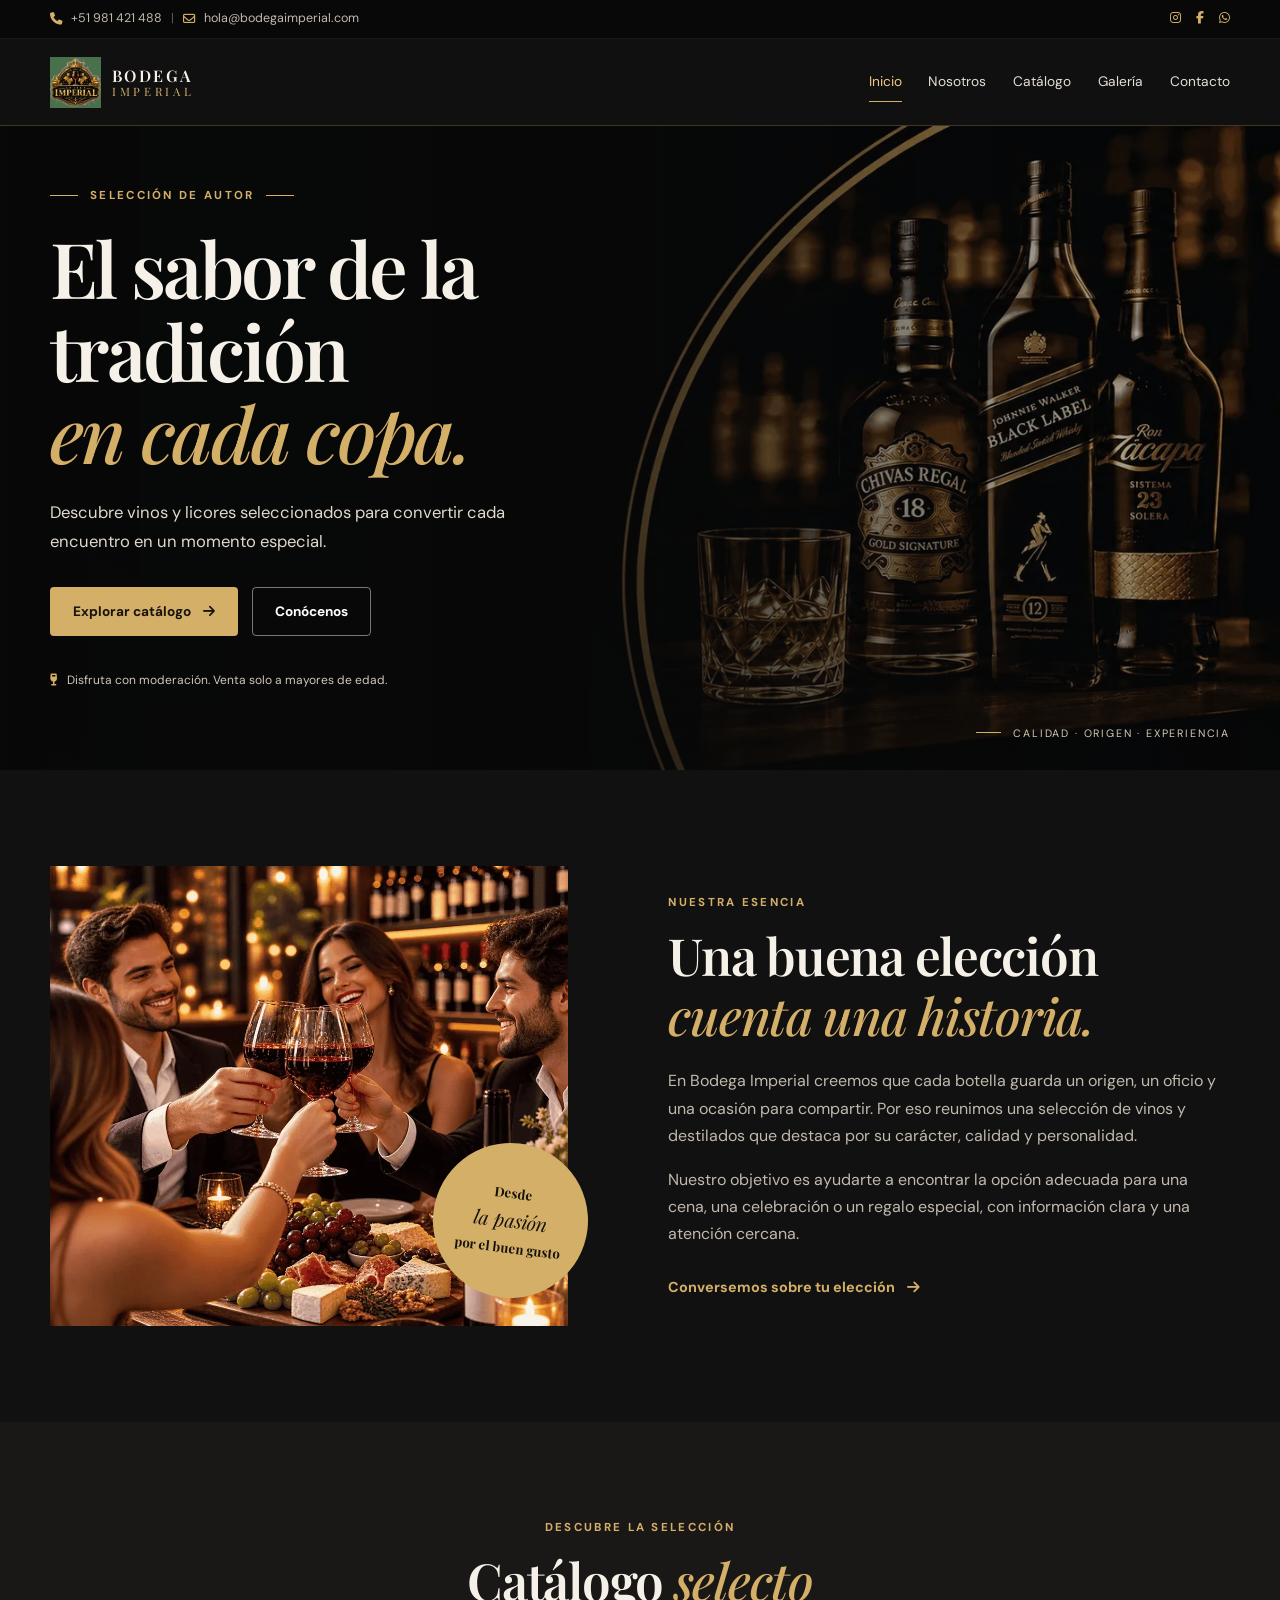
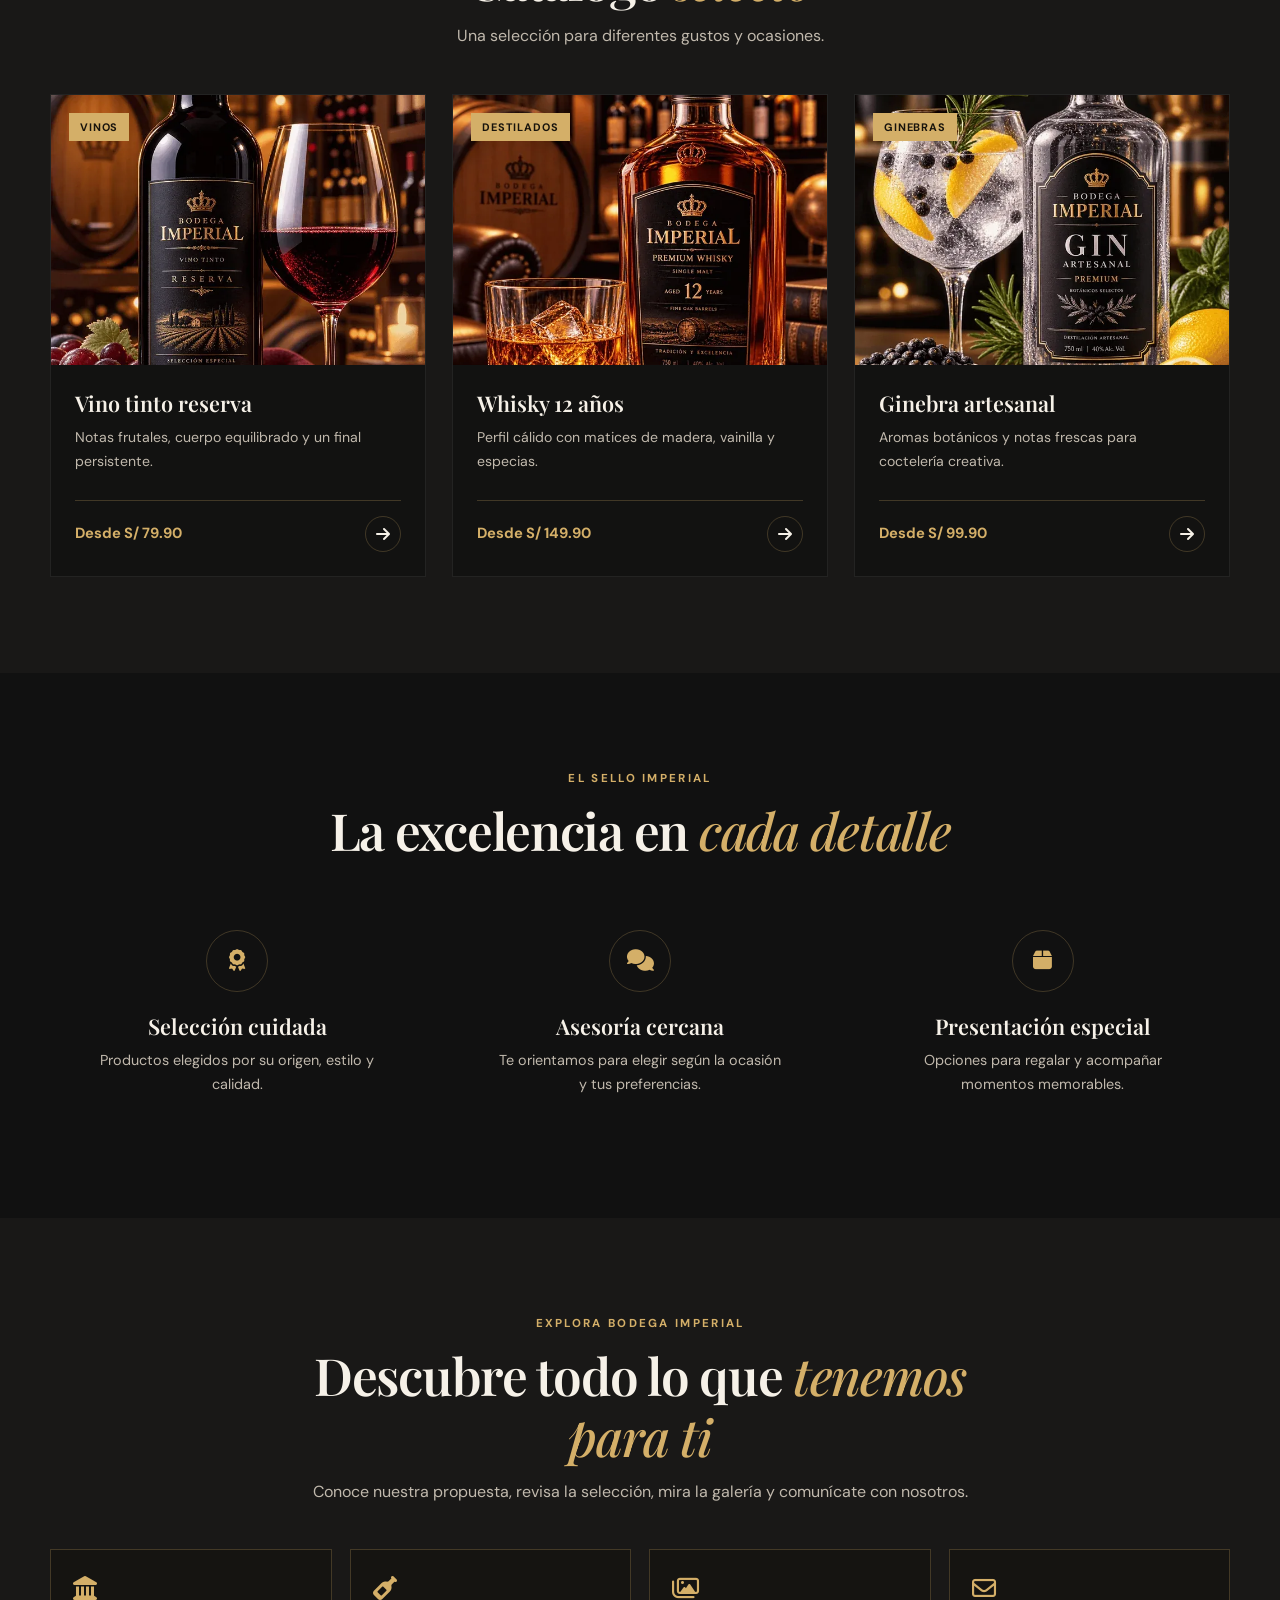
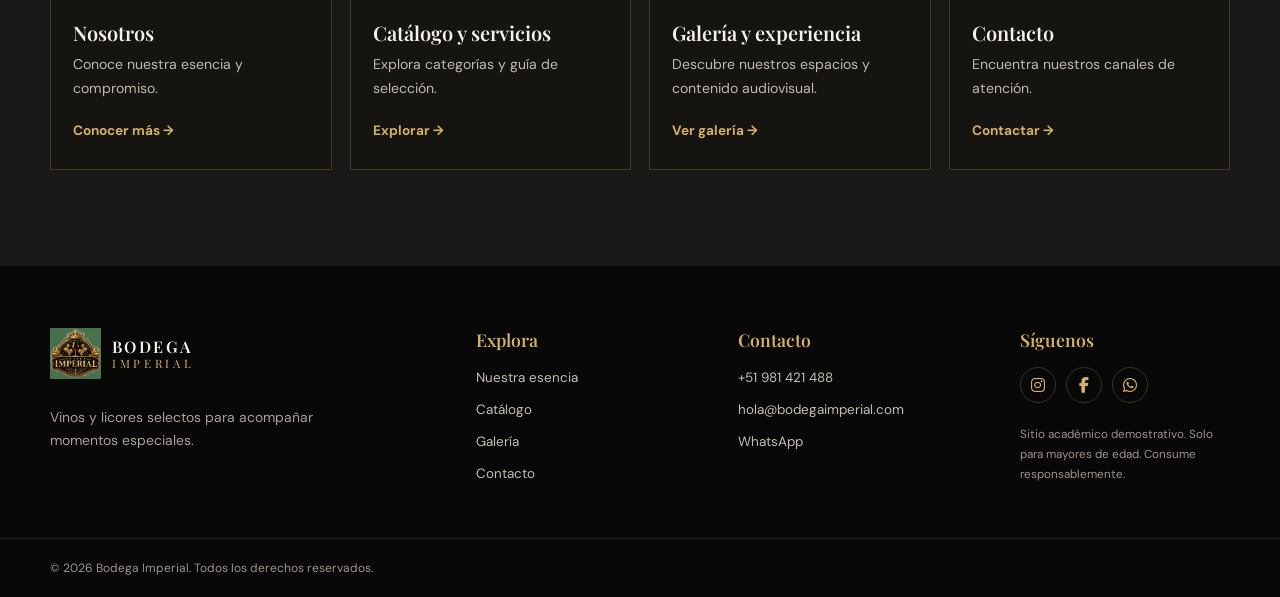
<file: index.html>
<!DOCTYPE html>
<html lang="es">

<head>
    <meta charset="UTF-8">
    <meta name="viewport" content="width=device-width, initial-scale=1.0">
    <meta name="description"
        content="Bodega Imperial: vinos y licores selectos, asesoría y experiencias para disfrutar con responsabilidad.">
    <meta name="theme-color" content="#111111">
    <link rel="icon" href="favicon.ico" type="image/x-icon">
    <link rel="preconnect" href="https://fonts.googleapis.com">
    <link rel="preconnect" href="https://fonts.gstatic.com" crossorigin>
    <link
        href="https://fonts.googleapis.com/css2?family=DM+Sans:wght@400;500;600;700&family=Playfair+Display:wght@500;600;700&display=swap"
        rel="stylesheet">
    <link rel="stylesheet" href="assets/css/styles.css">
    <link rel="stylesheet" href="https://cdnjs.cloudflare.com/ajax/libs/font-awesome/6.5.2/css/all.min.css">
    <title>Inicio | Bodega Imperial</title>
</head>

<body id="inicio">
    <div class="barra-superior">
        <div class="contenedor barra-superior-interior">
            <p><i class="fa-solid fa-phone"></i> <a href="tel:+51981421488">+51 981 421 488</a><span
                    class="separador">|</span><i class="fa-regular fa-envelope"></i> <a
                    href="mailto:hola@bodegaimperial.com">hola@bodegaimperial.com</a></p>
            <div class="redes-superiores"><a href="https://www.instagram.com/licoreriasunidas/" target="_blank" rel="noopener"
                    aria-label="Instagram"><i class="fa-brands fa-instagram"></i></a><a href="https://www.facebook.com/licoreriasunidas.peru"
                    target="_blank" rel="noopener" aria-label="Facebook"><i class="fa-brands fa-facebook-f"></i></a><a
                    href="https://api.whatsapp.com/send?phone=51939326739&text=%C2%A1Hola!%20Quiero%20hacer%20un%20pedido%20y%20necesito%20asesor%C3%ADa%20con%20el%20cat%C3%A1logo." target="_blank" rel="noopener" aria-label="WhatsApp"><i
                        class="fa-brands fa-whatsapp"></i></a></div>
        </div>
    </div>
    <header class="cabecera">
        <div class="contenedor cabecera-interior"><a href="index.html" class="marca"
                aria-label="Bodega Imperial, ir al inicio"><img src="assets/img/logo1.webp"
                    alt="Logotipo de Bodega Imperial"><span><strong>BODEGA</strong><small>IMPERIAL</small></span></a><button
                class="menu-toggle" type="button" aria-label="Abrir menú" aria-expanded="false"
                aria-controls="menu-principal"><span></span><span></span><span></span></button>
            <nav class="navegacion" id="menu-principal" aria-label="Navegación principal">
                <ul>
                    <li><a href="index.html" aria-current="page" class="activo">Inicio</a></li>
                    <li><a href="nosotros.html">Nosotros</a></li>
                    <li><a href="servicios.html">Catálogo</a></li>
                    <li><a href="galeria.html">Galería</a></li>
                    <li><a href="contacto.html">Contacto</a></li>
                </ul>
            </nav>
        </div>
    </header>
    <main>
        <section class="hero" id="inicio">
            <img alt="Selección de botellas de vino y licores en un ambiente elegante" class="hero-fondo"
                src="assets/img/banner.webp" />
            <div class="hero-capa"></div>
            <div class="contenedor hero-contenido">
                <p class="sobrelinea"><span></span> SELECCIÓN DE AUTOR <span></span></p>
                <h1>El sabor de la tradición<br /><em>en cada copa.</em></h1>
                <p class="hero-descripcion">Descubre vinos y licores seleccionados para convertir cada encuentro en un
                    momento especial.</p>
                <div class="hero-acciones">
                    <a class="boton boton-dorado" href="#catalogo">Explorar catálogo <i aria-hidden="true"
                            class="fa-solid fa-arrow-right"></i></a>
                    <a class="boton boton-transparente" href="#historia">Conócenos</a>
                </div>
                <p class="nota-responsable"><i aria-hidden="true" class="fa-solid fa-wine-glass"></i> Disfruta con
                    moderación. Venta solo a mayores de edad.</p>
            </div>
            <div class="hero-indicador"><span></span> CALIDAD · ORIGEN · EXPERIENCIA</div>
        </section>
        <section class="seccion historia" id="historia">
            <div class="contenedor historia-layout">
                <div class="historia-imagen">
                    <img alt="Ambiente cálido para compartir una degustación" src="assets/img/galeria1.webp" />
                    <div class="sello"><strong>Desde</strong><span>la pasión</span><strong>por el buen gusto</strong>
                    </div>
                </div>
                <div class="historia-texto">
                    <p class="etiqueta-seccion">NUESTRA ESENCIA</p>
                    <h2>Una buena elección<br /><em>cuenta una historia.</em></h2>
                    <p>En Bodega Imperial creemos que cada botella guarda un origen, un oficio y una ocasión para
                        compartir. Por eso reunimos una selección de vinos y destilados que destaca por su carácter,
                        calidad y personalidad.</p>
                    <p>Nuestro objetivo es ayudarte a encontrar la opción adecuada para una cena, una celebración o un
                        regalo especial, con información clara y una atención cercana.</p>
                    <a class="enlace-flecha" href="#contacto">Conversemos sobre tu elección <i aria-hidden="true"
                            class="fa-solid fa-arrow-right"></i></a>
                </div>
            </div>
        </section>
        <section class="seccion catalogo fondo-alterno" id="catalogo">
            <div class="contenedor">
                <div class="encabezado-seccion">
                    <p class="etiqueta-seccion">DESCUBRE LA SELECCIÓN</p>
                    <h2>Catálogo <em>selecto</em></h2>
                    <p>Una selección para diferentes gustos y ocasiones.</p>
                </div>
                <div class="productos">
                    <article class="tarjeta-producto">
                        <a class="producto-imagen" href="#tabla-productos"><img alt="Botella de vino tinto reserva"
                                src="assets/img/vino1.webp" /><span class="producto-categoria">Vinos</span></a>
                        <div class="producto-info">
                            <h3>Vino tinto reserva</h3>
                            <p>Notas frutales, cuerpo equilibrado y un final persistente.</p>
                            <div class="producto-pie"><span>Desde S/ 79.90</span><a
                                    aria-label="Consultar por vino tinto reserva" href="#contacto"><i aria-hidden="true"
                                        class="fa-solid fa-arrow-right"></i></a></div>
                        </div>
                    </article>
                    <article class="tarjeta-producto">
                        <a class="producto-imagen" href="#tabla-productos"><img alt="Botella de whisky añejado"
                                src="assets/img/whisky1.webp" /><span class="producto-categoria">Destilados</span></a>
                        <div class="producto-info">
                            <h3>Whisky 12 años</h3>
                            <p>Perfil cálido con matices de madera, vainilla y especias.</p>
                            <div class="producto-pie"><span>Desde S/ 149.90</span><a
                                    aria-label="Consultar por whisky de 12 años" href="#contacto"><i aria-hidden="true"
                                        class="fa-solid fa-arrow-right"></i></a></div>
                        </div>
                    </article>
                    <article class="tarjeta-producto">
                        <a class="producto-imagen" href="#tabla-productos"><img alt="Botella de ginebra artesanal"
                                src="assets/img/ginebra1.webp" /><span class="producto-categoria">Ginebras</span></a>
                        <div class="producto-info">
                            <h3>Ginebra artesanal</h3>
                            <p>Aromas botánicos y notas frescas para coctelería creativa.</p>
                            <div class="producto-pie"><span>Desde S/ 99.90</span><a
                                    aria-label="Consultar por ginebra artesanal" href="#contacto"><i aria-hidden="true"
                                        class="fa-solid fa-arrow-right"></i></a></div>
                        </div>
                    </article>
                </div>
            </div>
        </section>
        <section class="seccion beneficios">
            <div class="contenedor">
                <div class="encabezado-seccion">
                    <p class="etiqueta-seccion">EL SELLO IMPERIAL</p>
                    <h2>La excelencia en <em>cada detalle</em></h2>
                </div>
                <div class="beneficios-lista">
                    <article class="beneficio"><span class="icono-beneficio"><i aria-hidden="true"
                                class="fa-solid fa-award"></i></span>
                        <h3>Selección cuidada</h3>
                        <p>Productos elegidos por su origen, estilo y calidad.</p>
                    </article>
                    <article class="beneficio"><span class="icono-beneficio"><i aria-hidden="true"
                                class="fa-solid fa-comments"></i></span>
                        <h3>Asesoría cercana</h3>
                        <p>Te orientamos para elegir según la ocasión y tus preferencias.</p>
                    </article>
                    <article class="beneficio"><span class="icono-beneficio"><i aria-hidden="true"
                                class="fa-solid fa-box"></i></span>
                        <h3>Presentación especial</h3>
                        <p>Opciones para regalar y acompañar momentos memorables.</p>
                    </article>
                </div>
            </div>
        </section>
        <section class="seccion acceso-paginas fondo-alterno">
            <div class="contenedor">
                <div class="encabezado-seccion">
                    <p class="etiqueta-seccion">EXPLORA BODEGA IMPERIAL</p>
                    <h2>Descubre todo lo que <em>tenemos para ti</em></h2>
                    <p>Conoce nuestra propuesta, revisa la selección, mira la galería y comunícate con nosotros.</p>
                </div>
                <div class="accesos-grid"><a class="acceso-card" href="nosotros.html"><i
                            class="fa-solid fa-landmark"></i>
                        <h3>Nosotros</h3>
                        <p>Conoce nuestra esencia y compromiso.</p><span>Conocer más →</span>
                    </a><a class="acceso-card" href="servicios.html"><i class="fa-solid fa-wine-bottle"></i>
                        <h3>Catálogo y servicios</h3>
                        <p>Explora categorías y guía de selección.</p><span>Explorar →</span>
                    </a><a class="acceso-card" href="galeria.html"><i class="fa-regular fa-images"></i>
                        <h3>Galería y experiencia</h3>
                        <p>Descubre nuestros espacios y contenido audiovisual.</p><span>Ver galería →</span>
                    </a><a class="acceso-card" href="contacto.html"><i class="fa-regular fa-envelope"></i>
                        <h3>Contacto</h3>
                        <p>Encuentra nuestros canales de atención.</p><span>Contactar →</span>
                    </a></div>
            </div>
        </section>
    </main>
    <footer class="pie-pagina">
        <div class="contenedor footer-principal">
            <div class="footer-marca"><a href="index.html" class="marca"><img src="assets/img/logo1.webp"
                        alt=""><span><strong>BODEGA</strong><small>IMPERIAL</small></span></a>
                <p>Vinos y licores selectos para acompañar momentos especiales.</p>
            </div>
            <div class="footer-columna">
                <h3>Explora</h3><a href="nosotros.html">Nuestra esencia</a><a href="servicios.html">Catálogo</a><a
                    href="galeria.html">Galería</a><a href="contacto.html">Contacto</a>
            </div>
            <div class="footer-columna">
                <h3>Contacto</h3><a href="tel:+51981421488">+51 981 421 488</a><a
                    href="mailto:hola@bodegaimperial.com">hola@bodegaimperial.com</a><a href="https://api.whatsapp.com/send?phone=51939326739&text=%C2%A1Hola!%20Quiero%20hacer%20un%20pedido%20y%20necesito%20asesor%C3%ADa%20con%20el%20cat%C3%A1logo."
                    target="_blank" rel="noopener">WhatsApp</a>
            </div>
            <div class="footer-columna">
                <h3>Síguenos</h3>
                <div class="redes-footer"><a href="https://www.instagram.com/licoreriasunidas/" target="_blank" rel="noopener noreferrer" aria-label="Instagram"><i
                            class="fa-brands fa-instagram"></i></a><a href="https://www.facebook.com/licoreriasunidas.peru" target="_blank" rel="noopener noreferrer"
                        aria-label="Facebook"><i class="fa-brands fa-facebook-f"></i></a><a
                        href="https://api.whatsapp.com/send?phone=51939326739&text=%C2%A1Hola!%20Quiero%20hacer%20un%20pedido%20y%20necesito%20asesor%C3%ADa%20con%20el%20cat%C3%A1logo." target="_blank"
                        rel="noopener noreferrer" aria-label="WhatsApp">
                        <i class="fab fa-whatsapp"></i>
                    </a></div>
                <p class="edad">Sitio académico demostrativo. Solo para mayores de edad. Consume responsablemente.</p>
            </div>
        </div>
        <div class="derechos">
            <div class="contenedor">
                <p>&copy; 2026 Bodega Imperial. Todos los derechos reservados.</p>
            </div>
        </div>
    </footer>
    <button class="boton-ir-arriba" type="button" aria-label="Ir al inicio" title="Ir al inicio"><i
            class="fa-solid fa-chevron-up" aria-hidden="true"></i></button>
    <script src="assets/js/main.js" defer></script>
</body>

</html>
</file>
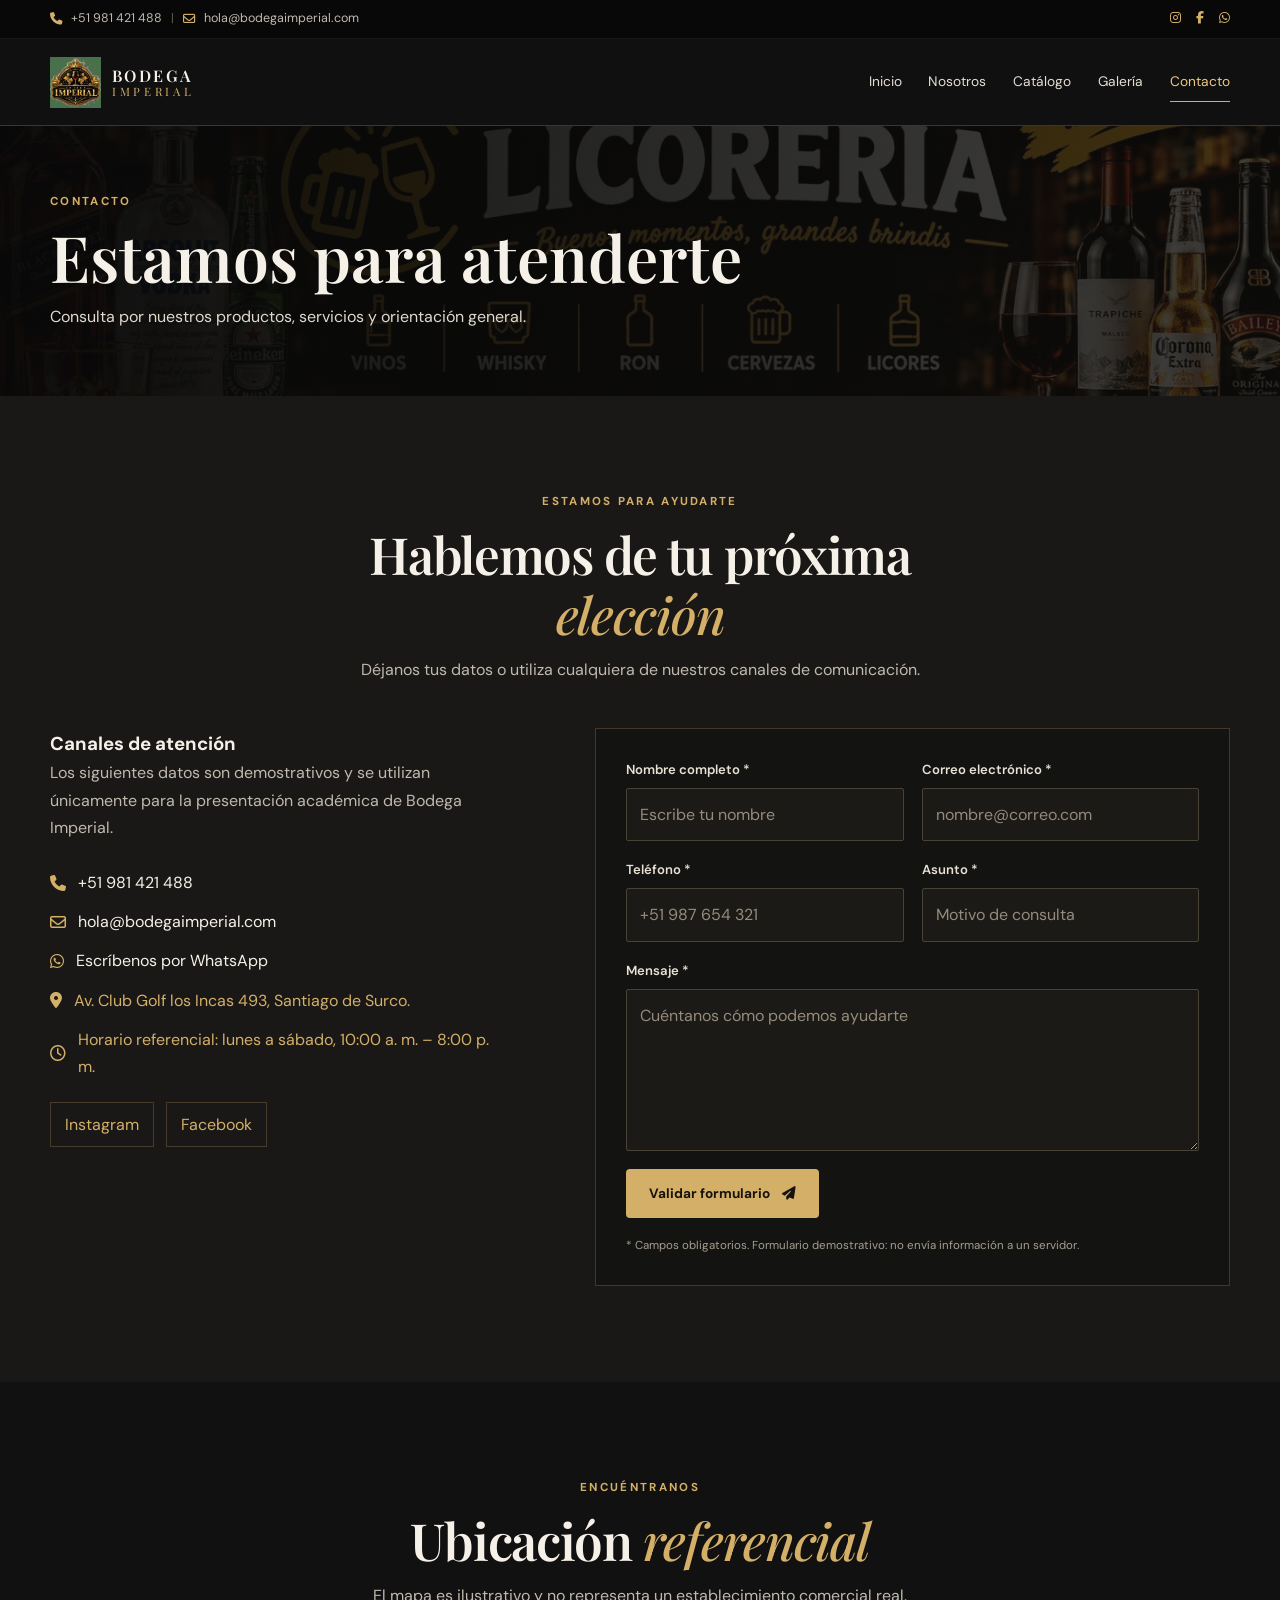
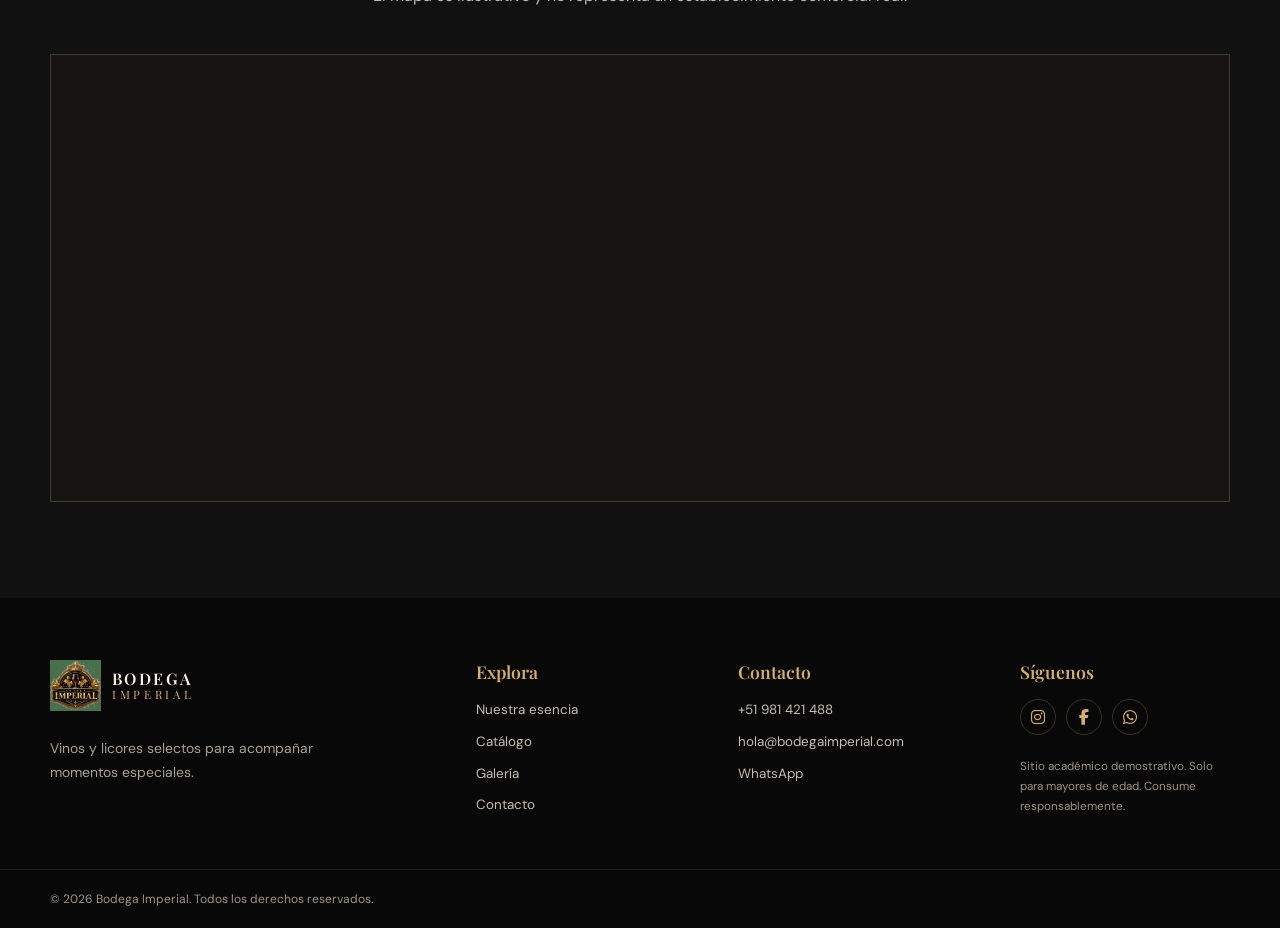
<file: contacto.html>
<!DOCTYPE html>
<html lang="es">

<head>
    <meta charset="UTF-8">
    <meta name="viewport" content="width=device-width, initial-scale=1.0">
    <meta name="description"
        content="Bodega Imperial: vinos y licores selectos, asesoría y experiencias para disfrutar con responsabilidad.">
    <meta name="theme-color" content="#111111">
    <link rel="icon" href="favicon.ico" type="image/x-icon">
    <link rel="preconnect" href="https://fonts.googleapis.com">
    <link rel="preconnect" href="https://fonts.gstatic.com" crossorigin>
    <link
        href="https://fonts.googleapis.com/css2?family=DM+Sans:wght@400;500;600;700&family=Playfair+Display:wght@500;600;700&display=swap"
        rel="stylesheet">
    <link rel="stylesheet" href="assets/css/styles.css">
    <link rel="stylesheet" href="https://cdnjs.cloudflare.com/ajax/libs/font-awesome/6.5.2/css/all.min.css">
    <title>Contacto | Bodega Imperial</title>
</head>

<body id="inicio">
    <div class="barra-superior">
        <div class="contenedor barra-superior-interior">
            <p><i class="fa-solid fa-phone"></i> <a href="tel:+51981421488">+51 981 421 488</a><span
                    class="separador">|</span><i class="fa-regular fa-envelope"></i> <a
                    href="mailto:hola@bodegaimperial.com">hola@bodegaimperial.com</a></p>
            <div class="redes-superiores"><a href="https://www.instagram.com/licoreriasunidas/" target="_blank" rel="noopener"
                    aria-label="Instagram"><i class="fa-brands fa-instagram"></i></a><a href="https://www.facebook.com/licoreriasunidas.peru"
                    target="_blank" rel="noopener" aria-label="Facebook"><i class="fa-brands fa-facebook-f"></i></a><a
                    href="https://api.whatsapp.com/send?phone=51939326739&text=%C2%A1Hola!%20Quiero%20hacer%20un%20pedido%20y%20necesito%20asesor%C3%ADa%20con%20el%20cat%C3%A1logo." target="_blank" rel="noopener" aria-label="WhatsApp"><i
                        class="fa-brands fa-whatsapp"></i></a></div>
        </div>
    </div>
    <header class="cabecera">
        <div class="contenedor cabecera-interior"><a href="index.html" class="marca"
                aria-label="Bodega Imperial, ir al inicio"><img src="assets/img/logo1.webp"
                    alt="Logotipo de Bodega Imperial"><span><strong>BODEGA</strong><small>IMPERIAL</small></span></a><button
                class="menu-toggle" type="button" aria-label="Abrir menú" aria-expanded="false"
                aria-controls="menu-principal"><span></span><span></span><span></span></button>
            <nav class="navegacion" id="menu-principal" aria-label="Navegación principal">
                <ul>
                    <li><a href="index.html">Inicio</a></li>
                    <li><a href="nosotros.html">Nosotros</a></li>
                    <li><a href="servicios.html">Catálogo</a></li>
                    <li><a href="galeria.html">Galería</a></li>
                    <li><a href="contacto.html" aria-current="page" class="activo">Contacto</a></li>
                </ul>
            </nav>
        </div>
    </header>
    <section class="pagina-banner">
        <div class="contenedor">
            <p class="etiqueta-seccion">CONTACTO</p>
            <h1>Estamos para atenderte</h1>
            <p>Consulta por nuestros productos, servicios y orientación general.</p>
        </div>
    </section>
    <section class="seccion contacto fondo-alterno">
        <div class="contenedor">
            <div class="encabezado-seccion">
                <p class="etiqueta-seccion">ESTAMOS PARA AYUDARTE</p>
                <h2>Hablemos de tu próxima <em>elección</em></h2>
                <p>Déjanos tus datos o utiliza cualquiera de nuestros canales de comunicación.</p>
            </div>
            <div class="contacto-layout">
                <div class="contacto-intro">
                    <h3>Canales de atención</h3>
                    <p>Los siguientes datos son demostrativos y se utilizan únicamente para la presentación académica de
                        Bodega Imperial.</p>
                    <ul class="contacto-datos">
                        <li><i class="fa-solid fa-phone"></i><a href="tel:+51981421488">+51 981 421 488</a></li>
                        <li><i class="fa-regular fa-envelope"></i><a
                                href="mailto:hola@bodegaimperial.com">hola@bodegaimperial.com</a></li>
                        <li><i class="fa-brands fa-whatsapp"></i><a
                                href="https://api.whatsapp.com/send?phone=51939326739&text=%C2%A1Hola!%20Quiero%20hacer%20un%20pedido%20y%20necesito%20asesor%C3%ADa%20con%20el%20cat%C3%A1logo."
                                target="_blank" rel="noopener">Escríbenos por WhatsApp</a></li>
                        <li><i class="fa-solid fa-location-dot"></i><span>Av. Club Golf los Incas 493, Santiago de Surco.</span></li>
                        <li><i class="fa-regular fa-clock"></i><span>Horario referencial: lunes a sábado, 10:00 a. m. –
                                8:00 p. m.</span></li>
                    </ul>
                    <div class="redes-contacto"><a href="https://www.instagram.com/licoreriasunidas/" target="_blank"
                            rel="noopener">Instagram</a><a href="https://www.facebook.com/licoreriasunidas.peru" target="_blank"
                            rel="noopener">Facebook</a></div>
                </div>
                <form class="formulario" action="#" method="get">
                    <div class="campo"><label for="nombre">Nombre completo *</label><input id="nombre" name="nombre"
                            type="text" placeholder="Escribe tu nombre" required maxlength="80" autocomplete="name">
                    </div>
                    <div class="campo"><label for="correo">Correo electrónico *</label><input id="correo" name="correo"
                            type="email" placeholder="nombre@correo.com" required maxlength="120" autocomplete="email">
                    </div>
                    <div class="campo"><label for="telefono">Teléfono *</label><input id="telefono" name="telefono"
                            type="tel" placeholder="+51 987 654 321" required maxlength="20"
                            pattern="[+]?[0-9 ()-]{7,20}" title="Ingresa un teléfono válido." autocomplete="tel"></div>
                    <div class="campo"><label for="asunto">Asunto *</label><input id="asunto" name="asunto" type="text"
                            placeholder="Motivo de consulta" required maxlength="100"></div>
                    <div class="campo campo-completo"><label for="mensaje">Mensaje *</label><textarea id="mensaje"
                            name="mensaje" rows="5" placeholder="Cuéntanos cómo podemos ayudarte" required
                            maxlength="1000"></textarea></div><button class="boton boton-dorado boton-enviar"
                        type="submit">Validar formulario <i class="fa-solid fa-paper-plane"></i></button>
                    <p class="nota-formulario">* Campos obligatorios. Formulario demostrativo: no envía información a un
                        servidor.</p>
                </form>
            </div>
        </div>
    </section>
    <section class="seccion mapa-seccion">
        <div class="contenedor">
            <div class="encabezado-seccion">
                <p class="etiqueta-seccion">ENCUÉNTRANOS</p>
                <h2>Ubicación <em>referencial</em></h2>
                <p>El mapa es ilustrativo y no representa un establecimiento comercial real.</p>
            </div>
            <div class="mapa-marco">
                <iframe
                    src="https://www.google.com/maps/embed?pb=!1m18!1m12!1m3!1d3901.2746531299313!2d-76.96973472517406!3d-12.093340488146925!2m3!1f0!2f0!3f0!3m2!1i1024!2i768!4f13.1!3m3!1m2!1s0x9105c7a87e0e09f1%3A0x6bd666a1b102545d!2sAv.%20Club%20Golf%20los%20Incas%20493%2C%20Santiago%20de%20Surco%2015023!5e0!3m2!1ses-419!2spe!4v1794884601150!5m2!1ses-419!2spe"
                    allowfullscreen="" loading="lazy" referrerpolicy="strict-origin-when-cross-origin"></iframe>
            </div>
        </div>
    </section>
    <footer class="pie-pagina">
        <div class="contenedor footer-principal">
            <div class="footer-marca"><a href="index.html" class="marca"><img src="assets/img/logo1.webp"
                        alt=""><span><strong>BODEGA</strong><small>IMPERIAL</small></span></a>
                <p>Vinos y licores selectos para acompañar momentos especiales.</p>
            </div>
            <div class="footer-columna">
                <h3>Explora</h3><a href="nosotros.html">Nuestra esencia</a><a href="servicios.html">Catálogo</a><a
                    href="galeria.html">Galería</a><a href="contacto.html">Contacto</a>
            </div>
            <div class="footer-columna">
                <h3>Contacto</h3><a href="tel:+51981421488">+51 981 421 488</a><a
                    href="mailto:hola@bodegaimperial.com">hola@bodegaimperial.com</a><a href="https://api.whatsapp.com/send?phone=51939326739&text=%C2%A1Hola!%20Quiero%20hacer%20un%20pedido%20y%20necesito%20asesor%C3%ADa%20con%20el%20cat%C3%A1logo."
                    target="_blank" rel="noopener">WhatsApp</a>
            </div>
            <div class="footer-columna">
                <h3>Síguenos</h3>
                <div class="redes-footer"><a href="https://www.instagram.com/licoreriasunidas/" target="_blank" rel="noopener noreferrer" aria-label="Instagram"><i
                            class="fa-brands fa-instagram"></i></a><a href="https://www.facebook.com/licoreriasunidas.peru" target="_blank" rel="noopener noreferrer"
                        aria-label="Facebook"><i class="fa-brands fa-facebook-f"></i></a><a
                        href="https://api.whatsapp.com/send?phone=51939326739&text=%C2%A1Hola!%20Quiero%20hacer%20un%20pedido%20y%20necesito%20asesor%C3%ADa%20con%20el%20cat%C3%A1logo." target="_blank"
                        rel="noopener noreferrer" aria-label="WhatsApp">
                        <i class="fab fa-whatsapp"></i>
                    </a></div>
                <p class="edad">Sitio académico demostrativo. Solo para mayores de edad. Consume responsablemente.</p>
            </div>
        </div>
        <div class="derechos">
            <div class="contenedor">
                <p>&copy; 2026 Bodega Imperial. Todos los derechos reservados.</p>
            </div>
        </div>
    </footer>
    <button class="boton-ir-arriba" type="button" aria-label="Ir al inicio" title="Ir al inicio"><i
            class="fa-solid fa-chevron-up" aria-hidden="true"></i></button>
    <script src="assets/js/main.js" defer></script>
</body>

</html>
</file>
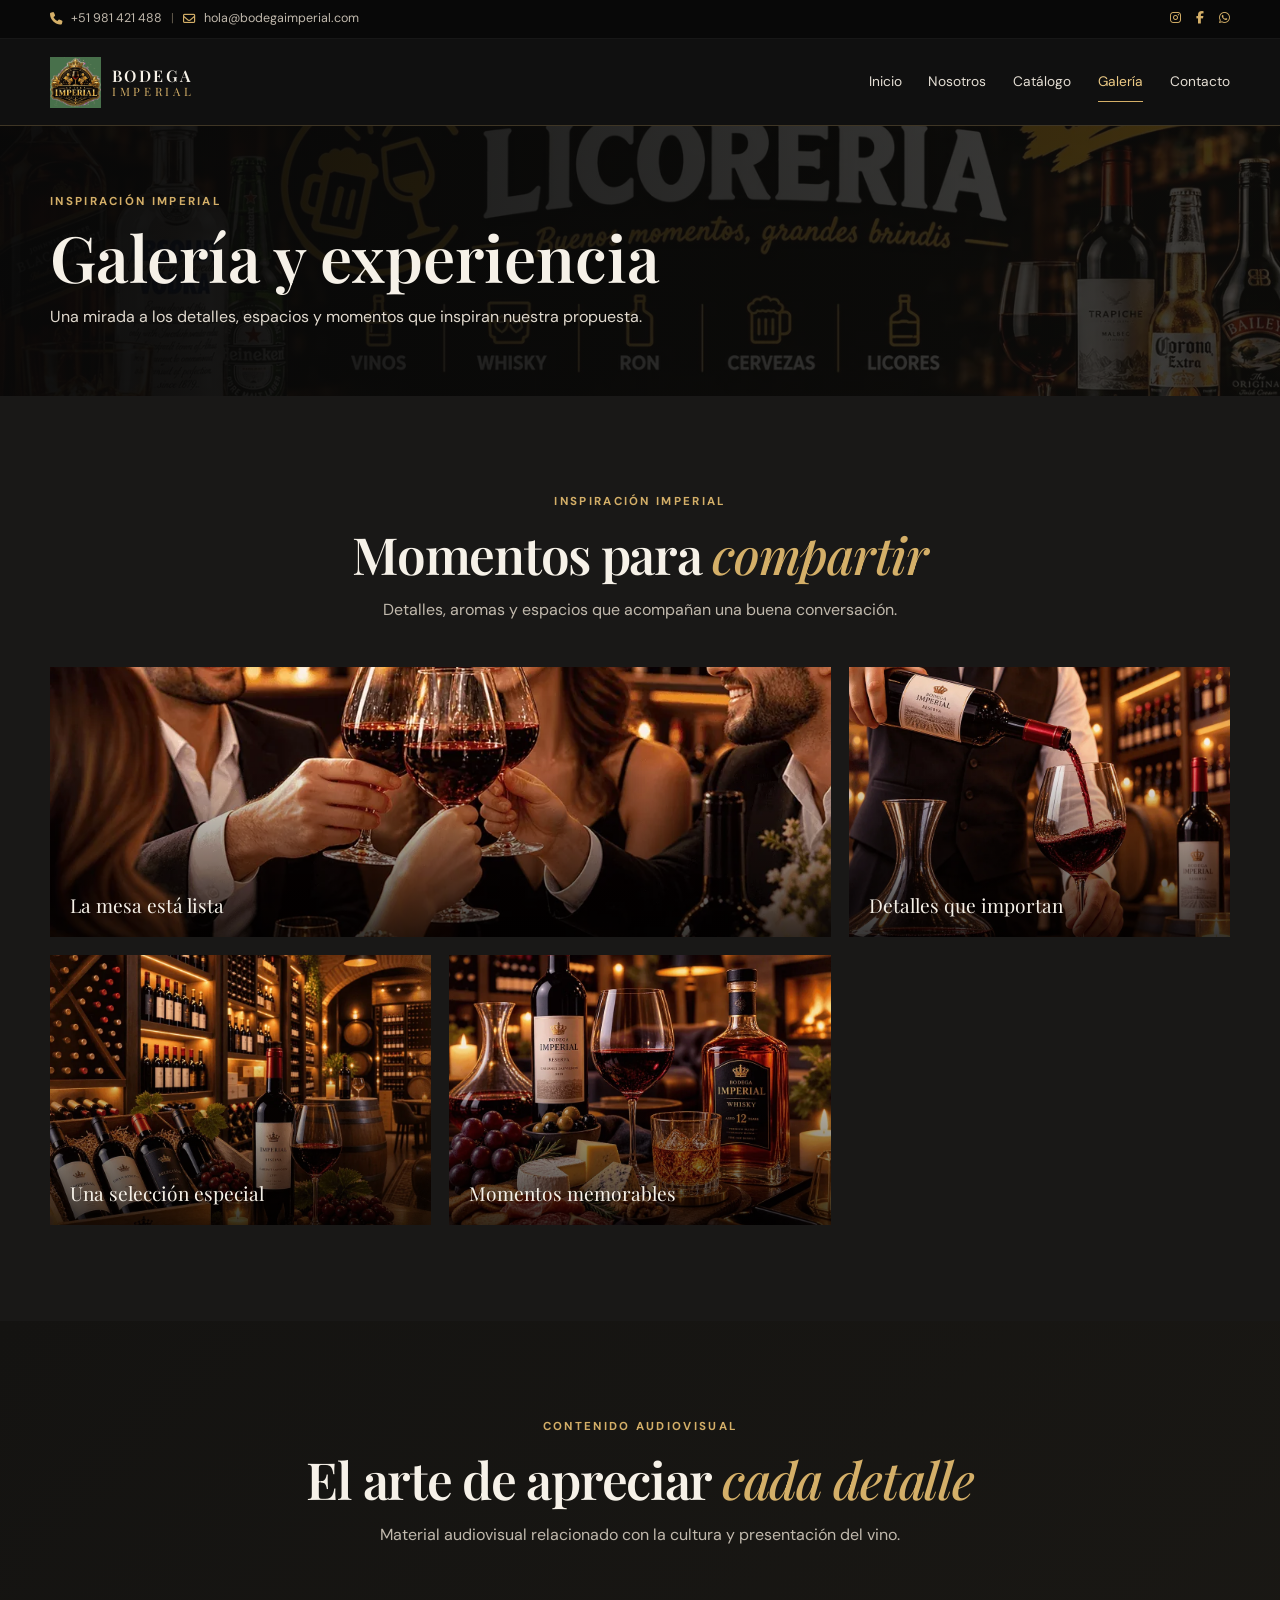
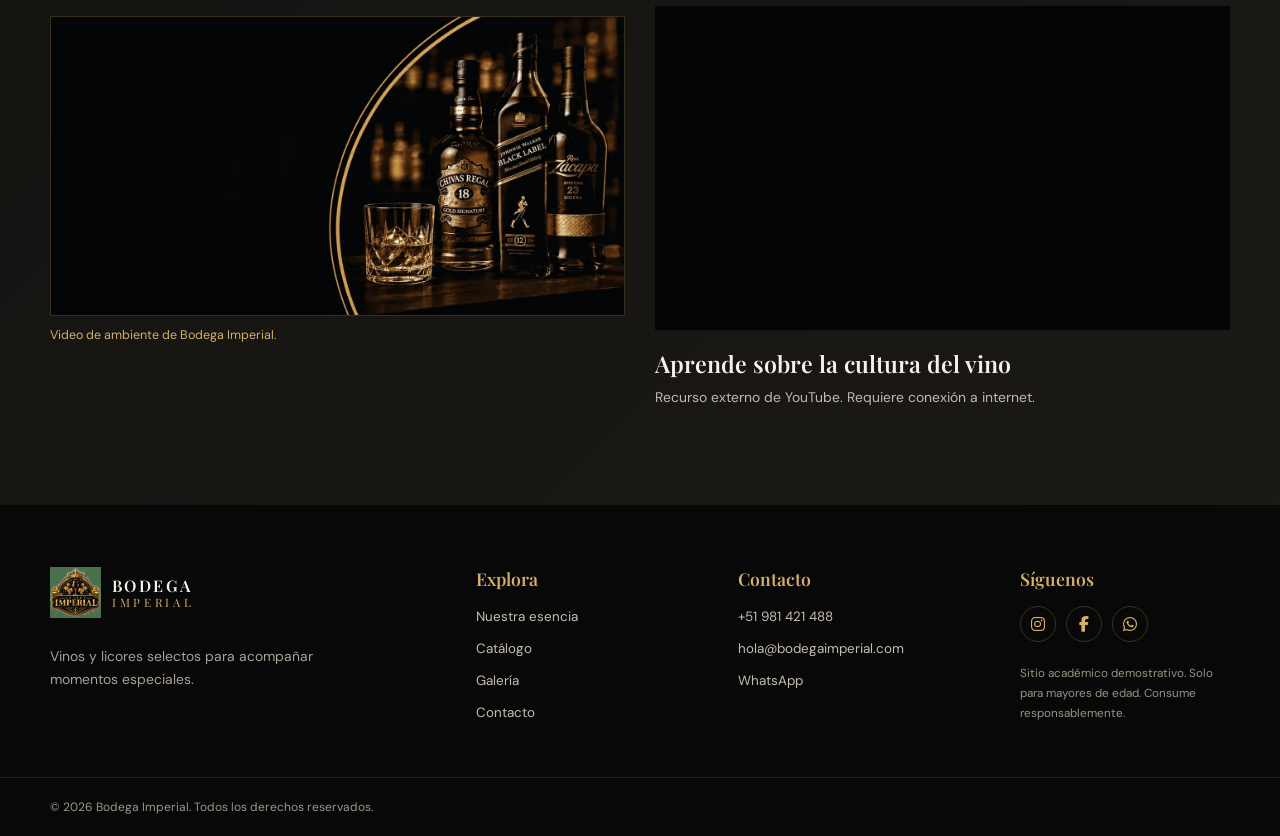
<file: galeria.html>
<!DOCTYPE html>
<html lang="es">

<head>
    <meta charset="UTF-8">
    <meta name="viewport" content="width=device-width, initial-scale=1.0">
    <meta name="description"
        content="Bodega Imperial: vinos y licores selectos, asesoría y experiencias para disfrutar con responsabilidad.">
    <meta name="theme-color" content="#111111">
    <link rel="icon" href="favicon.ico" type="image/x-icon">
    <link rel="preconnect" href="https://fonts.googleapis.com">
    <link rel="preconnect" href="https://fonts.gstatic.com" crossorigin>
    <link
        href="https://fonts.googleapis.com/css2?family=DM+Sans:wght@400;500;600;700&family=Playfair+Display:wght@500;600;700&display=swap"
        rel="stylesheet">
    <link rel="stylesheet" href="assets/css/styles.css">
    <link rel="stylesheet" href="https://cdnjs.cloudflare.com/ajax/libs/font-awesome/6.5.2/css/all.min.css">
    <title>Galería y experiencia | Bodega Imperial</title>
</head>

<body id="inicio">
    <div class="barra-superior">
        <div class="contenedor barra-superior-interior">
            <p><i class="fa-solid fa-phone"></i> <a href="tel:+51981421488">+51 981 421 488</a><span
                    class="separador">|</span><i class="fa-regular fa-envelope"></i> <a
                    href="mailto:hola@bodegaimperial.com">hola@bodegaimperial.com</a></p>
            <div class="redes-superiores"><a href="https://www.instagram.com/licoreriasunidas/" target="_blank" rel="noopener"
                    aria-label="Instagram"><i class="fa-brands fa-instagram"></i></a><a href="https://www.facebook.com/licoreriasunidas.peru"
                    target="_blank" rel="noopener" aria-label="Facebook"><i class="fa-brands fa-facebook-f"></i></a><a
                    href="https://api.whatsapp.com/send?phone=51939326739&text=%C2%A1Hola!%20Quiero%20hacer%20un%20pedido%20y%20necesito%20asesor%C3%ADa%20con%20el%20cat%C3%A1logo." target="_blank" rel="noopener" aria-label="WhatsApp"><i
                        class="fa-brands fa-whatsapp"></i></a></div>
        </div>
    </div>
    <header class="cabecera">
        <div class="contenedor cabecera-interior"><a href="index.html" class="marca"
                aria-label="Bodega Imperial, ir al inicio"><img src="assets/img/logo1.webp"
                    alt="Logotipo de Bodega Imperial"><span><strong>BODEGA</strong><small>IMPERIAL</small></span></a><button
                class="menu-toggle" type="button" aria-label="Abrir menú" aria-expanded="false"
                aria-controls="menu-principal"><span></span><span></span><span></span></button>
            <nav class="navegacion" id="menu-principal" aria-label="Navegación principal">
                <ul>
                    <li><a href="index.html">Inicio</a></li>
                    <li><a href="nosotros.html">Nosotros</a></li>
                    <li><a href="servicios.html">Catálogo</a></li>
                    <li><a href="galeria.html" aria-current="page" class="activo">Galería</a></li>
                    <li><a href="contacto.html">Contacto</a></li>
                </ul>
            </nav>
        </div>
    </header>
    <section class="pagina-banner">
        <div class="contenedor">
            <p class="etiqueta-seccion">INSPIRACIÓN IMPERIAL</p>
            <h1>Galería y experiencia</h1>
            <p>Una mirada a los detalles, espacios y momentos que inspiran nuestra propuesta.</p>
        </div>
    </section>
    <section class="seccion galeria fondo-alterno" id="galeria">
        <div class="contenedor">
            <div class="encabezado-seccion">
                <p class="etiqueta-seccion">INSPIRACIÓN IMPERIAL</p>
                <h2>Momentos para <em>compartir</em></h2>
                <p>Detalles, aromas y espacios que acompañan una buena conversación.</p>
            </div>
            <div class="galeria-flex">
                <figure class="foto foto-grande"><img alt="Mesa preparada para una ocasión especial" loading="lazy"
                        src="assets/img/galeria1.webp" />
                    <figcaption>La mesa está lista</figcaption>
                </figure>
                <figure class="foto"><img alt="Detalle de una botella seleccionada" loading="lazy"
                        src="assets/img/galeria2.webp" />
                    <figcaption>Detalles que importan</figcaption>
                </figure>
                <figure class="foto"><img alt="Selección de bebidas en una presentación elegante" loading="lazy"
                        src="assets/img/galeria3.webp" />
                    <figcaption>Una selección especial</figcaption>
                </figure>
                <figure class="foto"><img alt="Ambiente de degustación" loading="lazy" src="assets/img/galeria4.webp" />
                    <figcaption>Momentos memorables</figcaption>
                </figure>
            </div>
        </div>
    </section>
    <section class="seccion experiencia">
        <div class="contenedor">
            <div class="encabezado-seccion">
                <p class="etiqueta-seccion">CONTENIDO AUDIOVISUAL</p>
                <h2>El arte de apreciar <em>cada detalle</em></h2>
                <p>Material audiovisual relacionado con la cultura y presentación del vino.</p>
            </div>
            <div class="multimedia-grid">
                <div class="video-local"><video autoplay="" loop="" muted="" playsinline=""
                        poster="assets/img/banner.webp" preload="metadata">
                        <source src="assets/videos/experiencia.mp4" type="video/mp4" />Tu navegador no puede reproducir
                        este video.
                    </video>
                    <p>Video de ambiente de Bodega Imperial.</p>
                </div>
                <div class="video-youtube">
                    <div class="youtube-marco"><iframe
                            allow="accelerometer; autoplay; clipboard-write; encrypted-media; gyroscope; picture-in-picture; web-share"
                            allowfullscreen="" loading="lazy" referrerpolicy="strict-origin-when-cross-origin"
                            src="https://www.youtube.com/embed/qH4Cge_ED-4"
                            title="Video relacionado con la cultura del vino"></iframe></div>
                    <h3>Aprende sobre la cultura del vino</h3>
                    <p>Recurso externo de YouTube. Requiere conexión a internet.</p>
                </div>
            </div>
        </div>
    </section>
    <footer class="pie-pagina">
        <div class="contenedor footer-principal">
            <div class="footer-marca"><a href="index.html" class="marca"><img src="assets/img/logo1.webp"
                        alt=""><span><strong>BODEGA</strong><small>IMPERIAL</small></span></a>
                <p>Vinos y licores selectos para acompañar momentos especiales.</p>
            </div>
            <div class="footer-columna">
                <h3>Explora</h3><a href="nosotros.html">Nuestra esencia</a><a href="servicios.html">Catálogo</a><a
                    href="galeria.html">Galería</a><a href="contacto.html">Contacto</a>
            </div>
            <div class="footer-columna">
                <h3>Contacto</h3><a href="tel:+51981421488">+51 981 421 488</a><a
                    href="mailto:hola@bodegaimperial.com">hola@bodegaimperial.com</a><a href="https://api.whatsapp.com/send?phone=51939326739&text=%C2%A1Hola!%20Quiero%20hacer%20un%20pedido%20y%20necesito%20asesor%C3%ADa%20con%20el%20cat%C3%A1logo."
                    target="_blank" rel="noopener">WhatsApp</a>
            </div>
            <div class="footer-columna">
                <h3>Síguenos</h3>
                <div class="redes-footer"><a href="https://www.instagram.com/licoreriasunidas/" target="_blank" rel="noopener noreferrer" aria-label="Instagram"><i
                            class="fa-brands fa-instagram"></i></a><a href="https://www.facebook.com/licoreriasunidas.peru" target="_blank" rel="noopener noreferrer"
                        aria-label="Facebook"><i class="fa-brands fa-facebook-f"></i></a><a
                        href="https://api.whatsapp.com/send?phone=51939326739&text=%C2%A1Hola!%20Quiero%20hacer%20un%20pedido%20y%20necesito%20asesor%C3%ADa%20con%20el%20cat%C3%A1logo." target="_blank"
                        rel="noopener noreferrer" aria-label="WhatsApp">
                        <i class="fab fa-whatsapp"></i>
                    </a></div>
                <p class="edad">Sitio académico demostrativo. Solo para mayores de edad. Consume responsablemente.</p>
            </div>
        </div>
        <div class="derechos">
            <div class="contenedor">
                <p>&copy; 2026 Bodega Imperial. Todos los derechos reservados.</p>
            </div>
        </div>
    </footer>
    <button class="boton-ir-arriba" type="button" aria-label="Ir al inicio" title="Ir al inicio"><i
            class="fa-solid fa-chevron-up" aria-hidden="true"></i></button>
    <script src="assets/js/main.js" defer></script>
</body>

</html>
</file>
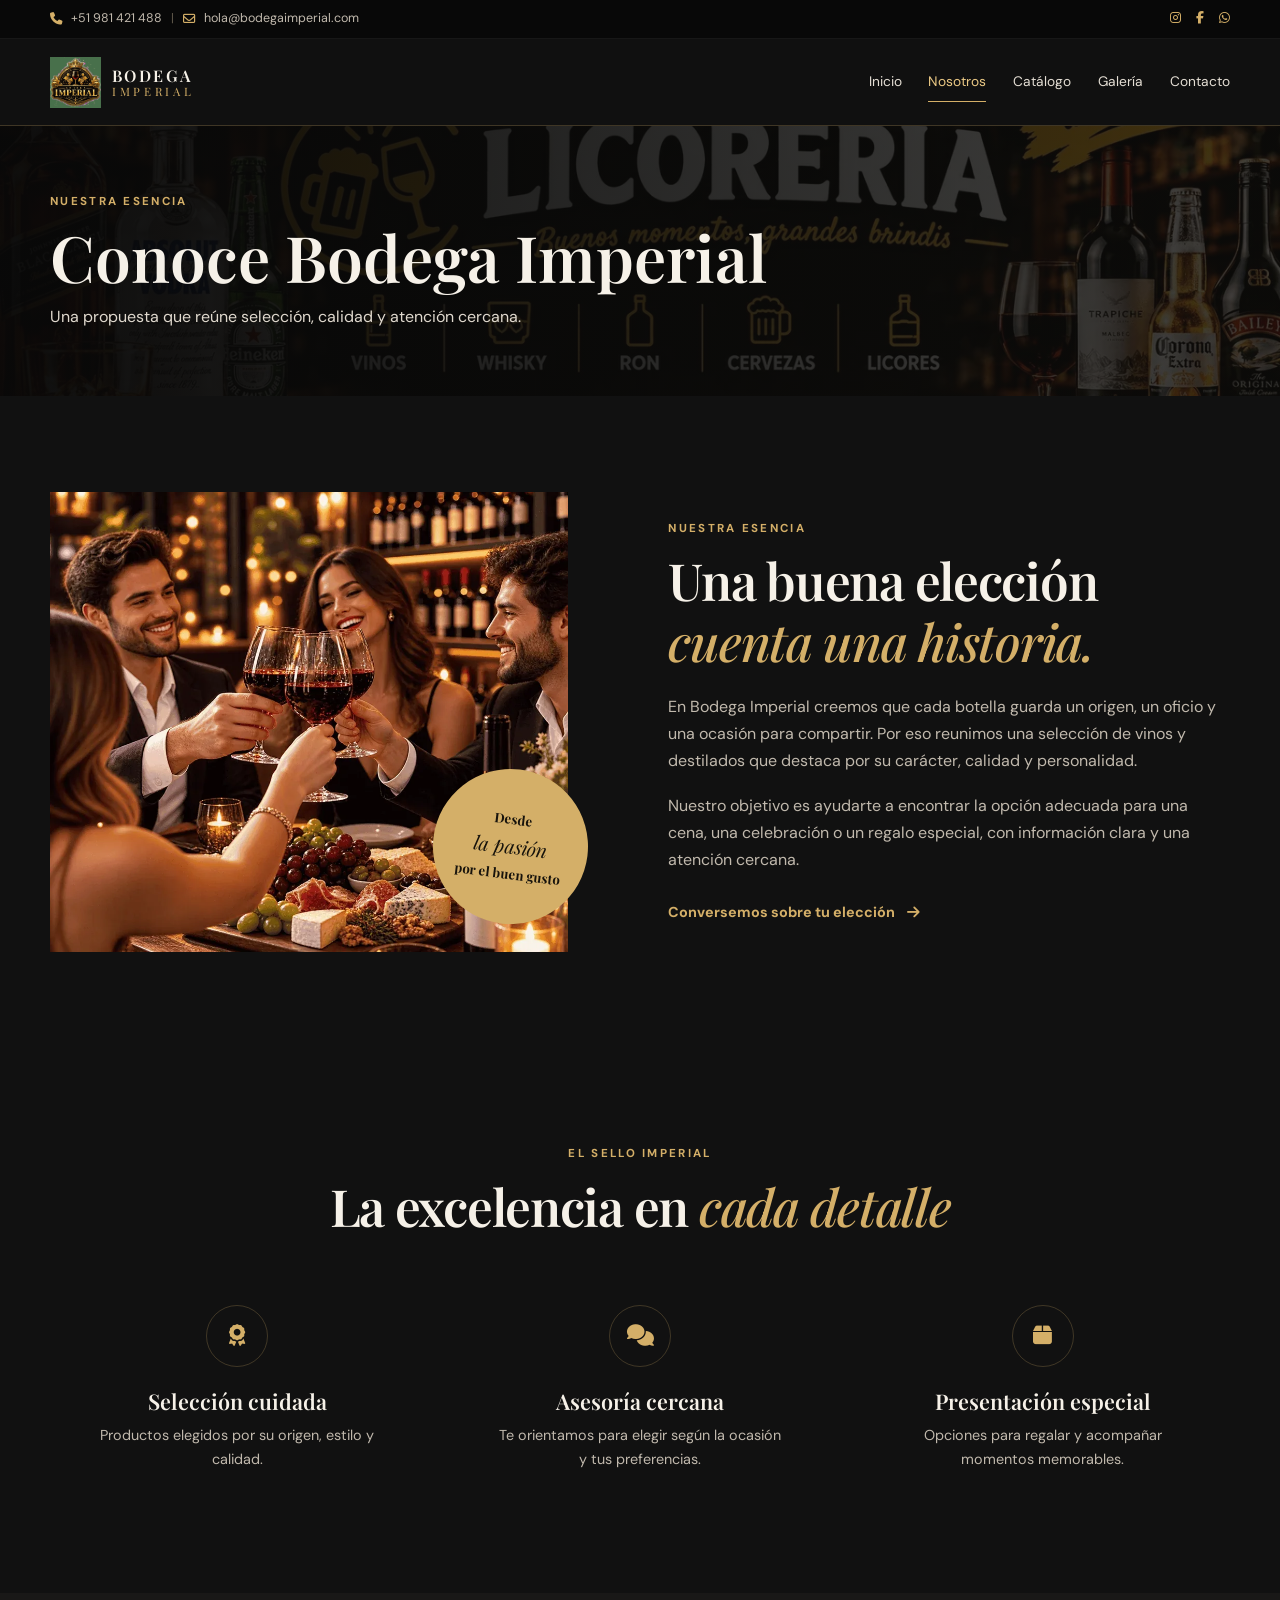
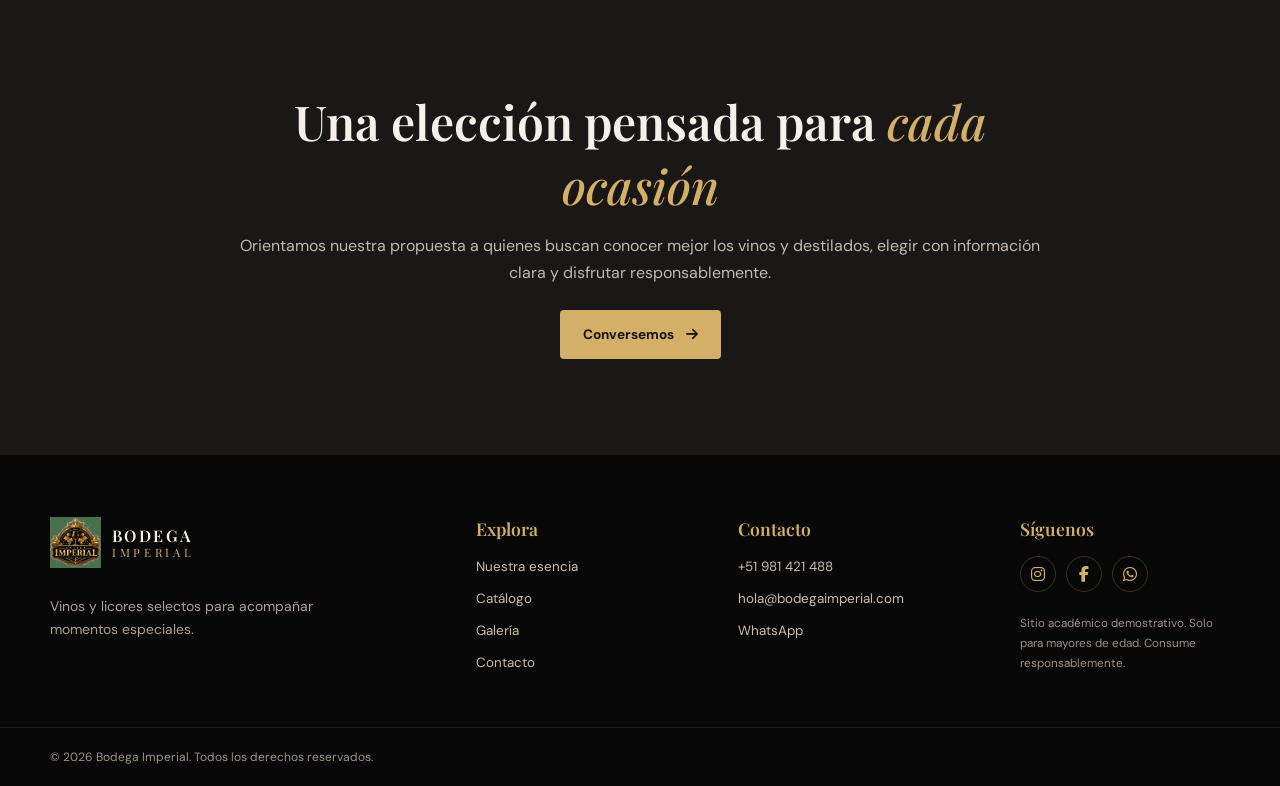
<file: nosotros.html>
<!DOCTYPE html>
<html lang="es">

<head>
    <meta charset="UTF-8">
    <meta name="viewport" content="width=device-width, initial-scale=1.0">
    <meta name="description"
        content="Bodega Imperial: vinos y licores selectos, asesoría y experiencias para disfrutar con responsabilidad.">
    <meta name="theme-color" content="#111111">
    <link rel="icon" href="favicon.ico" type="image/x-icon">
    <link rel="preconnect" href="https://fonts.googleapis.com">
    <link rel="preconnect" href="https://fonts.gstatic.com" crossorigin>
    <link
        href="https://fonts.googleapis.com/css2?family=DM+Sans:wght@400;500;600;700&family=Playfair+Display:wght@500;600;700&display=swap"
        rel="stylesheet">
    <link rel="stylesheet" href="assets/css/styles.css">
    <link rel="stylesheet" href="https://cdnjs.cloudflare.com/ajax/libs/font-awesome/6.5.2/css/all.min.css">
    <title>Nosotros | Bodega Imperial</title>
</head>

<body id="inicio">
    <div class="barra-superior">
        <div class="contenedor barra-superior-interior">
            <p><i class="fa-solid fa-phone"></i> <a href="tel:+51981421488">+51 981 421 488</a><span
                    class="separador">|</span><i class="fa-regular fa-envelope"></i> <a
                    href="mailto:hola@bodegaimperial.com">hola@bodegaimperial.com</a></p>
            <div class="redes-superiores"><a href="https://www.instagram.com/licoreriasunidas/" target="_blank" rel="noopener"
                    aria-label="Instagram"><i class="fa-brands fa-instagram"></i></a><a href="https://www.facebook.com/licoreriasunidas.peru"
                    target="_blank" rel="noopener" aria-label="Facebook"><i class="fa-brands fa-facebook-f"></i></a><a
                    href="https://api.whatsapp.com/send?phone=51939326739&text=%C2%A1Hola!%20Quiero%20hacer%20un%20pedido%20y%20necesito%20asesor%C3%ADa%20con%20el%20cat%C3%A1logo." target="_blank" rel="noopener" aria-label="WhatsApp"><i
                        class="fa-brands fa-whatsapp"></i></a></div>
        </div>
    </div>
    <header class="cabecera">
        <div class="contenedor cabecera-interior"><a href="index.html" class="marca"
                aria-label="Bodega Imperial, ir al inicio"><img src="assets/img/logo1.webp"
                    alt="Logotipo de Bodega Imperial"><span><strong>BODEGA</strong><small>IMPERIAL</small></span></a><button
                class="menu-toggle" type="button" aria-label="Abrir menú" aria-expanded="false"
                aria-controls="menu-principal"><span></span><span></span><span></span></button>
            <nav class="navegacion" id="menu-principal" aria-label="Navegación principal">
                <ul>
                    <li><a href="index.html">Inicio</a></li>
                    <li><a href="nosotros.html" aria-current="page" class="activo">Nosotros</a></li>
                    <li><a href="servicios.html">Catálogo</a></li>
                    <li><a href="galeria.html">Galería</a></li>
                    <li><a href="contacto.html">Contacto</a></li>
                </ul>
            </nav>
        </div>
    </header>
    <section class="pagina-banner">
        <div class="contenedor">
            <p class="etiqueta-seccion">NUESTRA ESENCIA</p>
            <h1>Conoce Bodega Imperial</h1>
            <p>Una propuesta que reúne selección, calidad y atención cercana.</p>
        </div>
    </section>
    <section class="seccion historia" id="historia">
        <div class="contenedor historia-layout">
            <div class="historia-imagen">
                <img alt="Ambiente cálido para compartir una degustación" src="assets/img/galeria1.webp" />
                <div class="sello"><strong>Desde</strong><span>la pasión</span><strong>por el buen gusto</strong>
                </div>
            </div>
            <div class="historia-texto">
                <p class="etiqueta-seccion">NUESTRA ESENCIA</p>
                <h2>Una buena elección<br /><em>cuenta una historia.</em></h2>
                <p>En Bodega Imperial creemos que cada botella guarda un origen, un oficio y una ocasión para
                    compartir. Por eso reunimos una selección de vinos y destilados que destaca por su carácter,
                    calidad y personalidad.</p>
                <p>Nuestro objetivo es ayudarte a encontrar la opción adecuada para una cena, una celebración o un
                    regalo especial, con información clara y una atención cercana.</p>
                <a class="enlace-flecha" href="#contacto">Conversemos sobre tu elección <i aria-hidden="true"
                        class="fa-solid fa-arrow-right"></i></a>
            </div>
        </div>
    </section>
    <section class="seccion beneficios">
        <div class="contenedor">
            <div class="encabezado-seccion">
                <p class="etiqueta-seccion">EL SELLO IMPERIAL</p>
                <h2>La excelencia en <em>cada detalle</em></h2>
            </div>
            <div class="beneficios-lista">
                <article class="beneficio"><span class="icono-beneficio"><i aria-hidden="true"
                            class="fa-solid fa-award"></i></span>
                    <h3>Selección cuidada</h3>
                    <p>Productos elegidos por su origen, estilo y calidad.</p>
                </article>
                <article class="beneficio"><span class="icono-beneficio"><i aria-hidden="true"
                            class="fa-solid fa-comments"></i></span>
                    <h3>Asesoría cercana</h3>
                    <p>Te orientamos para elegir según la ocasión y tus preferencias.</p>
                </article>
                <article class="beneficio"><span class="icono-beneficio"><i aria-hidden="true"
                            class="fa-solid fa-box"></i></span>
                    <h3>Presentación especial</h3>
                    <p>Opciones para regalar y acompañar momentos memorables.</p>
                </article>
            </div>
        </div>
    </section>
    <section class="seccion fondo-alterno">
        <div class="contenedor texto-destacado">
            <h2>Una elección pensada para <em>cada ocasión</em></h2>
            <p>Orientamos nuestra propuesta a quienes buscan conocer mejor los vinos y destilados, elegir con
                información clara y disfrutar responsablemente.</p><a class="boton boton-dorado"
                href="contacto.html">Conversemos <i class="fa-solid fa-arrow-right"></i></a>
        </div>
    </section>
    <footer class="pie-pagina">
        <div class="contenedor footer-principal">
            <div class="footer-marca"><a href="index.html" class="marca"><img src="assets/img/logo1.webp"
                        alt=""><span><strong>BODEGA</strong><small>IMPERIAL</small></span></a>
                <p>Vinos y licores selectos para acompañar momentos especiales.</p>
            </div>
            <div class="footer-columna">
                <h3>Explora</h3><a href="nosotros.html">Nuestra esencia</a><a href="servicios.html">Catálogo</a><a
                    href="galeria.html">Galería</a><a href="contacto.html">Contacto</a>
            </div>
            <div class="footer-columna">
                <h3>Contacto</h3><a href="tel:+51981421488">+51 981 421 488</a><a
                    href="mailto:hola@bodegaimperial.com">hola@bodegaimperial.com</a><a href="https://api.whatsapp.com/send?phone=51939326739&text=%C2%A1Hola!%20Quiero%20hacer%20un%20pedido%20y%20necesito%20asesor%C3%ADa%20con%20el%20cat%C3%A1logo."
                    target="_blank" rel="noopener">WhatsApp</a>
            </div>
            <div class="footer-columna">
                <h3>Síguenos</h3>
                <div class="redes-footer"><a href="https://www.instagram.com/licoreriasunidas/" target="_blank" rel="noopener noreferrer" aria-label="Instagram"><i
                            class="fa-brands fa-instagram"></i></a><a href="https://www.facebook.com/licoreriasunidas.peru" target="_blank" rel="noopener noreferrer"
                        aria-label="Facebook"><i class="fa-brands fa-facebook-f"></i></a><a
                        href="https://api.whatsapp.com/send?phone=51939326739&text=%C2%A1Hola!%20Quiero%20hacer%20un%20pedido%20y%20necesito%20asesor%C3%ADa%20con%20el%20cat%C3%A1logo." target="_blank"
                        rel="noopener noreferrer" aria-label="WhatsApp">
                        <i class="fab fa-whatsapp"></i>
                    </a></div>
                <p class="edad">Sitio académico demostrativo. Solo para mayores de edad. Consume responsablemente.</p>
            </div>
        </div>
        <div class="derechos">
            <div class="contenedor">
                <p>&copy; 2026 Bodega Imperial. Todos los derechos reservados.</p>
            </div>
        </div>
    </footer>
    <button class="boton-ir-arriba" type="button" aria-label="Ir al inicio" title="Ir al inicio"><i
            class="fa-solid fa-chevron-up" aria-hidden="true"></i></button>
    <script src="assets/js/main.js" defer></script>
</body>

</html>
</file>
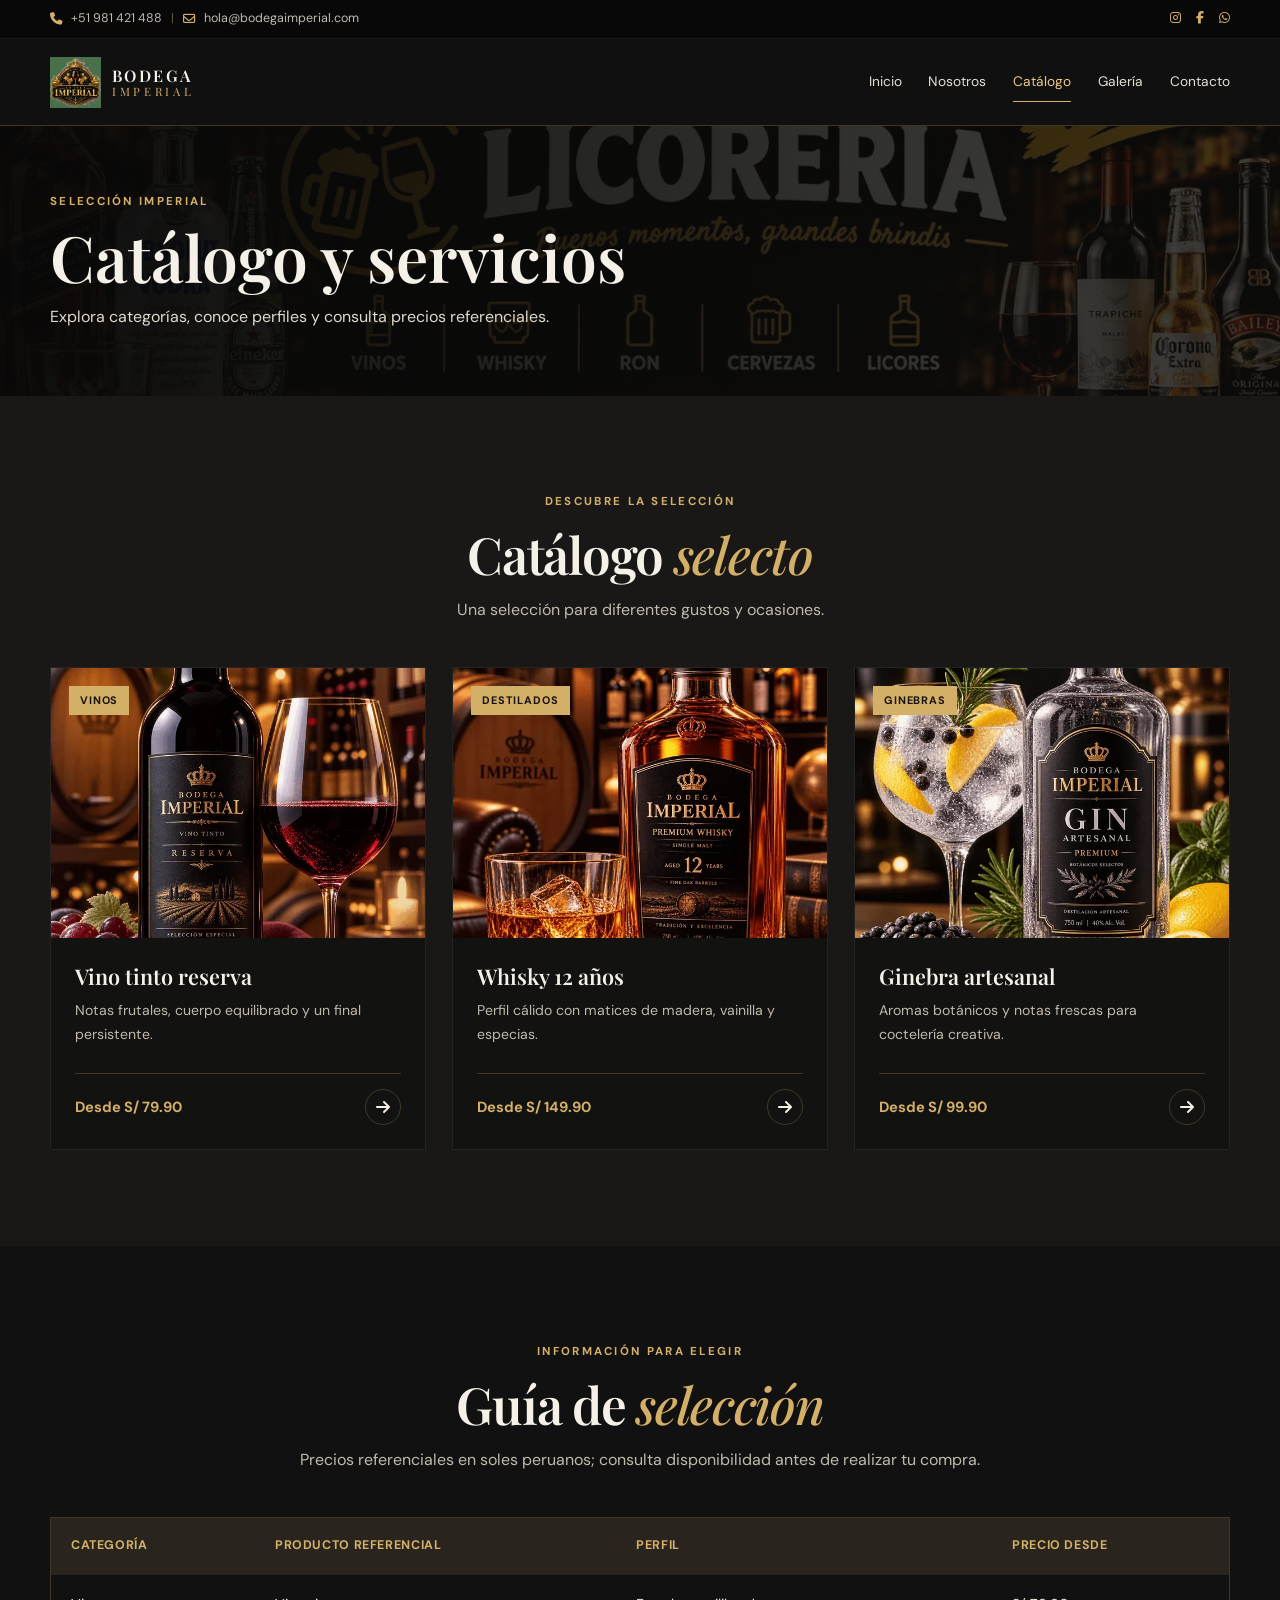
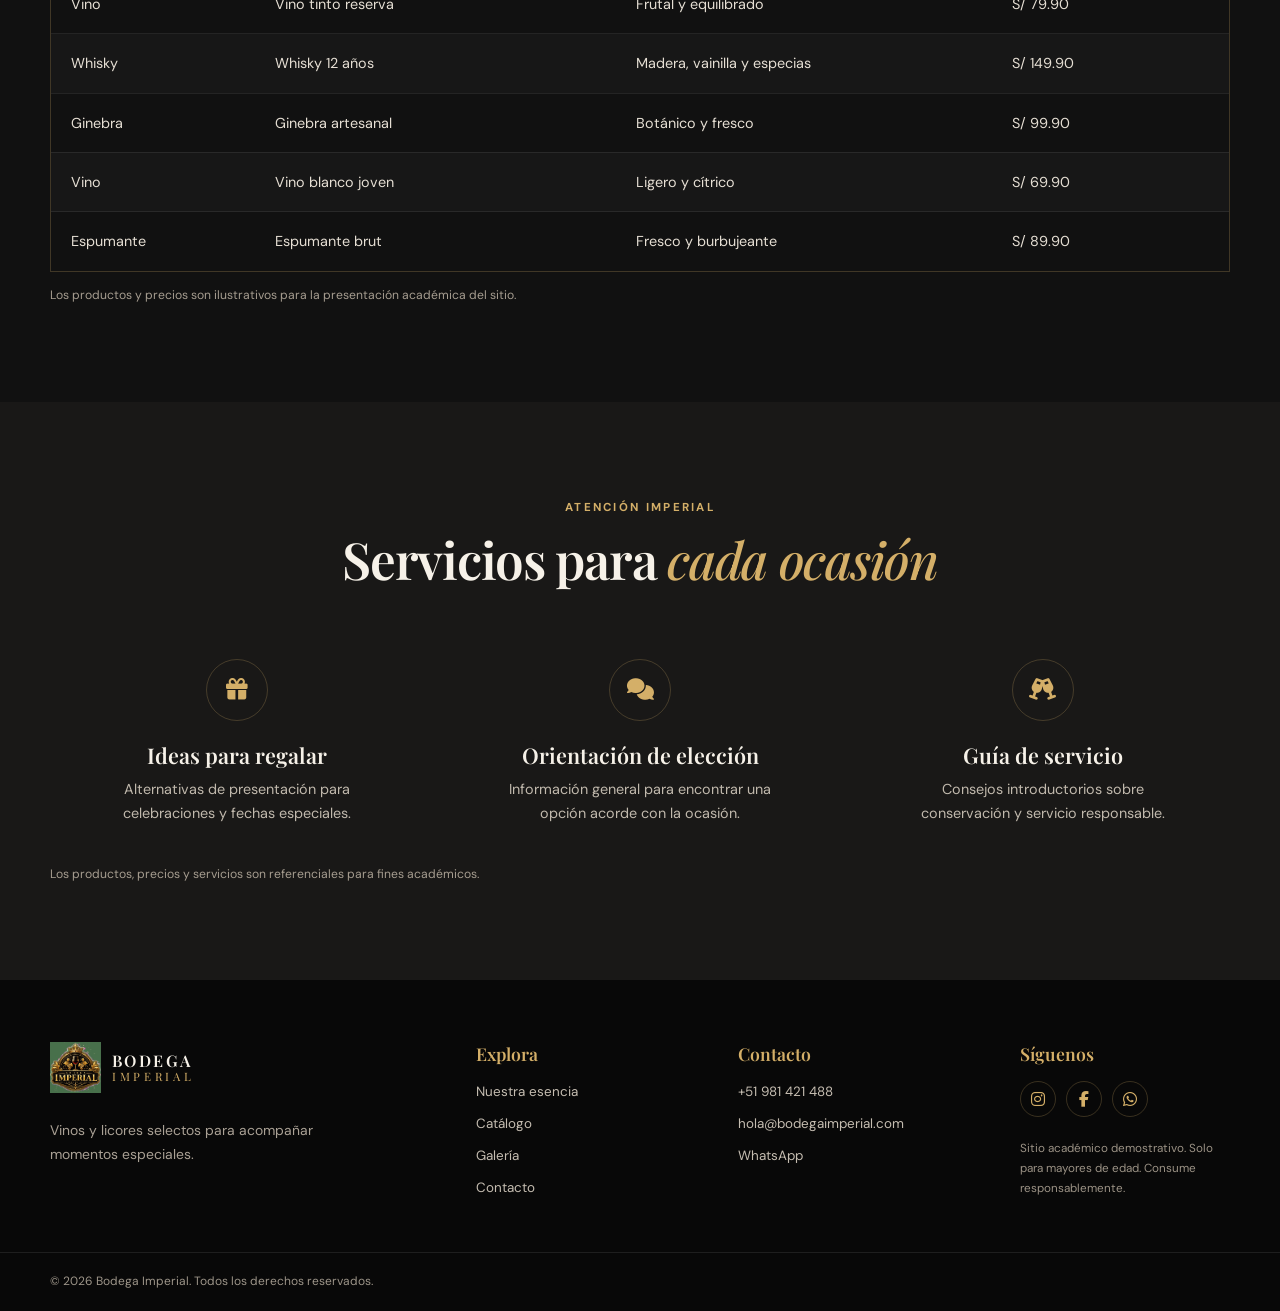
<file: servicios.html>
<!DOCTYPE html>
<html lang="es">

<head>
    <meta charset="UTF-8">
    <meta name="viewport" content="width=device-width, initial-scale=1.0">
    <meta name="description"
        content="Bodega Imperial: vinos y licores selectos, asesoría y experiencias para disfrutar con responsabilidad.">
    <meta name="theme-color" content="#111111">
    <link rel="icon" href="favicon.ico" type="image/x-icon">
    <link rel="preconnect" href="https://fonts.googleapis.com">
    <link rel="preconnect" href="https://fonts.gstatic.com" crossorigin>
    <link
        href="https://fonts.googleapis.com/css2?family=DM+Sans:wght@400;500;600;700&family=Playfair+Display:wght@500;600;700&display=swap"
        rel="stylesheet">
    <link rel="stylesheet" href="assets/css/styles.css">
    <link rel="stylesheet" href="https://cdnjs.cloudflare.com/ajax/libs/font-awesome/6.5.2/css/all.min.css">
    <title>Catálogo y servicios | Bodega Imperial</title>
</head>

<body id="inicio">
    <div class="barra-superior">
        <div class="contenedor barra-superior-interior">
            <p><i class="fa-solid fa-phone"></i> <a href="tel:+51981421488">+51 981 421 488</a><span
                    class="separador">|</span><i class="fa-regular fa-envelope"></i> <a
                    href="mailto:hola@bodegaimperial.com">hola@bodegaimperial.com</a></p>
            <div class="redes-superiores"><a href="https://www.instagram.com/licoreriasunidas/" target="_blank" rel="noopener"
                    aria-label="Instagram"><i class="fa-brands fa-instagram"></i></a><a href="https://www.facebook.com/licoreriasunidas.peru"
                    target="_blank" rel="noopener" aria-label="Facebook"><i class="fa-brands fa-facebook-f"></i></a><a
                    href="https://api.whatsapp.com/send?phone=51939326739&text=%C2%A1Hola!%20Quiero%20hacer%20un%20pedido%20y%20necesito%20asesor%C3%ADa%20con%20el%20cat%C3%A1logo." target="_blank" rel="noopener" aria-label="WhatsApp"><i
                        class="fa-brands fa-whatsapp"></i></a></div>
        </div>
    </div>
    <header class="cabecera">
        <div class="contenedor cabecera-interior"><a href="index.html" class="marca"
                aria-label="Bodega Imperial, ir al inicio"><img src="assets/img/logo1.webp"
                    alt="Logotipo de Bodega Imperial"><span><strong>BODEGA</strong><small>IMPERIAL</small></span></a><button
                class="menu-toggle" type="button" aria-label="Abrir menú" aria-expanded="false"
                aria-controls="menu-principal"><span></span><span></span><span></span></button>
            <nav class="navegacion" id="menu-principal" aria-label="Navegación principal">
                <ul>
                    <li><a href="index.html">Inicio</a></li>
                    <li><a href="nosotros.html">Nosotros</a></li>
                    <li><a href="servicios.html" aria-current="page" class="activo">Catálogo</a></li>
                    <li><a href="galeria.html">Galería</a></li>
                    <li><a href="contacto.html">Contacto</a></li>
                </ul>
            </nav>
        </div>
    </header>
    <section class="pagina-banner">
        <div class="contenedor">
            <p class="etiqueta-seccion">SELECCIÓN IMPERIAL</p>
            <h1>Catálogo y servicios</h1>
            <p>Explora categorías, conoce perfiles y consulta precios referenciales.</p>
        </div>
    </section>
    <section class="seccion catalogo fondo-alterno" id="catalogo">
        <div class="contenedor">
            <div class="encabezado-seccion">
                <p class="etiqueta-seccion">DESCUBRE LA SELECCIÓN</p>
                <h2>Catálogo <em>selecto</em></h2>
                <p>Una selección para diferentes gustos y ocasiones.</p>
            </div>
            <div class="productos">
                <article class="tarjeta-producto">
                    <a class="producto-imagen" href="#tabla-productos"><img alt="Botella de vino tinto reserva"
                            src="assets/img/vino1.webp" /><span class="producto-categoria">Vinos</span></a>
                    <div class="producto-info">
                        <h3>Vino tinto reserva</h3>
                        <p>Notas frutales, cuerpo equilibrado y un final persistente.</p>
                        <div class="producto-pie"><span>Desde S/ 79.90</span><a
                                aria-label="Consultar por vino tinto reserva" href="#contacto"><i aria-hidden="true"
                                    class="fa-solid fa-arrow-right"></i></a></div>
                    </div>
                </article>
                <article class="tarjeta-producto">
                    <a class="producto-imagen" href="#tabla-productos"><img alt="Botella de whisky añejado"
                            src="assets/img/whisky1.webp" /><span class="producto-categoria">Destilados</span></a>
                    <div class="producto-info">
                        <h3>Whisky 12 años</h3>
                        <p>Perfil cálido con matices de madera, vainilla y especias.</p>
                        <div class="producto-pie"><span>Desde S/ 149.90</span><a
                                aria-label="Consultar por whisky de 12 años" href="#contacto"><i aria-hidden="true"
                                    class="fa-solid fa-arrow-right"></i></a></div>
                    </div>
                </article>
                <article class="tarjeta-producto">
                    <a class="producto-imagen" href="#tabla-productos"><img alt="Botella de ginebra artesanal"
                            src="assets/img/ginebra1.webp" /><span class="producto-categoria">Ginebras</span></a>
                    <div class="producto-info">
                        <h3>Ginebra artesanal</h3>
                        <p>Aromas botánicos y notas frescas para coctelería creativa.</p>
                        <div class="producto-pie"><span>Desde S/ 99.90</span><a
                                aria-label="Consultar por ginebra artesanal" href="#contacto"><i aria-hidden="true"
                                    class="fa-solid fa-arrow-right"></i></a></div>
                    </div>
                </article>
            </div>
        </div>
    </section>
    <section class="seccion tabla-seccion" id="tabla-productos">
        <div class="contenedor">
            <div class="encabezado-seccion">
                <p class="etiqueta-seccion">INFORMACIÓN PARA ELEGIR</p>
                <h2>Guía de <em>selección</em></h2>
                <p>Precios referenciales en soles peruanos; consulta disponibilidad antes de realizar tu compra.</p>
            </div>
            <div class="tabla-contenedor">
                <table>
                    <thead>
                        <tr>
                            <th scope="col">Categoría</th>
                            <th scope="col">Producto referencial</th>
                            <th scope="col">Perfil</th>
                            <th scope="col">Precio desde</th>
                        </tr>
                    </thead>
                    <tbody>
                        <tr>
                            <td>Vino</td>
                            <td>Vino tinto reserva</td>
                            <td>Frutal y equilibrado</td>
                            <td>S/ 79.90</td>
                        </tr>
                        <tr>
                            <td>Whisky</td>
                            <td>Whisky 12 años</td>
                            <td>Madera, vainilla y especias</td>
                            <td>S/ 149.90</td>
                        </tr>
                        <tr>
                            <td>Ginebra</td>
                            <td>Ginebra artesanal</td>
                            <td>Botánico y fresco</td>
                            <td>S/ 99.90</td>
                        </tr>
                        <tr>
                            <td>Vino</td>
                            <td>Vino blanco joven</td>
                            <td>Ligero y cítrico</td>
                            <td>S/ 69.90</td>
                        </tr>
                        <tr>
                            <td>Espumante</td>
                            <td>Espumante brut</td>
                            <td>Fresco y burbujeante</td>
                            <td>S/ 89.90</td>
                        </tr>
                    </tbody>
                </table>
            </div>
            <p class="aclaracion-tabla">Los productos y precios son ilustrativos para la presentación académica del
                sitio.</p>
        </div>
    </section>
    <section class="seccion beneficios fondo-alterno">
        <div class="contenedor">
            <div class="encabezado-seccion">
                <p class="etiqueta-seccion">ATENCIÓN IMPERIAL</p>
                <h2>Servicios para <em>cada ocasión</em></h2>
            </div>
            <div class="beneficios-lista">
                <article class="beneficio"><span class="icono-beneficio"><i class="fa-solid fa-gift"></i></span>
                    <h3>Ideas para regalar</h3>
                    <p>Alternativas de presentación para celebraciones y fechas especiales.</p>
                </article>
                <article class="beneficio"><span class="icono-beneficio"><i class="fa-solid fa-comments"></i></span>
                    <h3>Orientación de elección</h3>
                    <p>Información general para encontrar una opción acorde con la ocasión.</p>
                </article>
                <article class="beneficio"><span class="icono-beneficio"><i
                            class="fa-solid fa-champagne-glasses"></i></span>
                    <h3>Guía de servicio</h3>
                    <p>Consejos introductorios sobre conservación y servicio responsable.</p>
                </article>
            </div>
            <p class="aclaracion-tabla">Los productos, precios y servicios son referenciales para fines académicos.</p>
        </div>
    </section>
    <footer class="pie-pagina">
        <div class="contenedor footer-principal">
            <div class="footer-marca"><a href="index.html" class="marca"><img src="assets/img/logo1.webp"
                        alt=""><span><strong>BODEGA</strong><small>IMPERIAL</small></span></a>
                <p>Vinos y licores selectos para acompañar momentos especiales.</p>
            </div>
            <div class="footer-columna">
                <h3>Explora</h3><a href="nosotros.html">Nuestra esencia</a><a href="servicios.html">Catálogo</a><a
                    href="galeria.html">Galería</a><a href="contacto.html">Contacto</a>
            </div>
            <div class="footer-columna">
                <h3>Contacto</h3><a href="tel:+51981421488">+51 981 421 488</a><a
                    href="mailto:hola@bodegaimperial.com">hola@bodegaimperial.com</a><a href="https://api.whatsapp.com/send?phone=51939326739&text=%C2%A1Hola!%20Quiero%20hacer%20un%20pedido%20y%20necesito%20asesor%C3%ADa%20con%20el%20cat%C3%A1logo."
                    target="_blank" rel="noopener">WhatsApp</a>
            </div>
            <div class="footer-columna">
                <h3>Síguenos</h3>
                <div class="redes-footer"><a href="https://www.instagram.com/licoreriasunidas/" target="_blank" rel="noopener noreferrer" aria-label="Instagram"><i
                            class="fa-brands fa-instagram"></i></a><a href="https://www.facebook.com/licoreriasunidas.peru" target="_blank" rel="noopener noreferrer"
                        aria-label="Facebook"><i class="fa-brands fa-facebook-f"></i></a><a
                        href="https://api.whatsapp.com/send?phone=51939326739&text=%C2%A1Hola!%20Quiero%20hacer%20un%20pedido%20y%20necesito%20asesor%C3%ADa%20con%20el%20cat%C3%A1logo." target="_blank"
                        rel="noopener noreferrer" aria-label="WhatsApp">
                        <i class="fab fa-whatsapp"></i>
                    </a></div>
                <p class="edad">Sitio académico demostrativo. Solo para mayores de edad. Consume responsablemente.</p>
            </div>
        </div>
        <div class="derechos">
            <div class="contenedor">
                <p>&copy; 2026 Bodega Imperial. Todos los derechos reservados.</p>
            </div>
        </div>
    </footer>
    <button class="boton-ir-arriba" type="button" aria-label="Ir al inicio" title="Ir al inicio"><i
            class="fa-solid fa-chevron-up" aria-hidden="true"></i></button>
    <script src="assets/js/main.js" defer></script>
</body>

</html>
</file>
<file: assets/css/styles.css>
/* BODEGA IMPERIAL | APF2 */
:root {
    --color-fondo: #111111;
    --color-fondo-secundario: #191817;
    --color-panel: #211f1c;
    --color-dorado: #d4af68;
    --color-dorado-hover: #ebc985;
    --color-texto: #f6f1e8;
    --color-texto-suave: #c1b9ad;
    --color-borde: rgba(212, 175, 104, .24);
    --fuente-titulos: "Playfair Display", Georgia, serif;
    --fuente-textos: "DM Sans", Arial, sans-serif;
    --ancho-contenedor: 1180px;
    --radio: 4px;
    --transicion: .25s ease;
}

* {
    box-sizing: border-box;
    margin: 0;
    padding: 0;
}

html {
    scroll-behavior: smooth;
    scroll-padding-top: 105px;
}

body {
    background: var(--color-fondo);
    color: var(--color-texto);
    font-family: var(--fuente-textos);
    line-height: 1.7;
}

img,
video {
    display: block;
    max-width: 100%;
}

a {
    color: inherit;
    text-decoration: none;
}

button,
input,
select,
textarea {
    font: inherit;
}

button,
a {
    -webkit-tap-highlight-color: transparent;
}

a:focus-visible,
button:focus-visible,
input:focus-visible,
select:focus-visible,
textarea:focus-visible {
    outline: 2px solid var(--color-dorado-hover);
    outline-offset: 4px;
}

.contenedor {
    width: min(var(--ancho-contenedor), calc(100% - 44px));
    margin-inline: auto;
}

.barra-superior {
    background: #080808;
    color: var(--color-texto-suave);
    font-size: .78rem;
    border-bottom: 1px solid rgba(255, 255, 255, .06);
}

.barra-superior-interior {
    display: flex;
    align-items: center;
    justify-content: space-between;
    gap: 20px;
    min-height: 38px;
}

.barra-superior p {
    display: flex;
    align-items: center;
    flex-wrap: wrap;
    gap: 9px;
}

.barra-superior i {
    color: var(--color-dorado);
}

.barra-superior a:hover,
.footer-columna a:hover,
.contacto-datos a:hover {
    color: var(--color-dorado-hover);
}

.separador {
    color: #5d5548;
}

.redes-superiores {
    display: flex;
    gap: 15px;
}

.cabecera {
    position: sticky;
    top: 0;
    z-index: 100;
    background: rgba(17, 17, 17, .97);
    border-bottom: 1px solid var(--color-borde);
    backdrop-filter: blur(10px);
}

.cabecera-interior {
    min-height: 86px;
    display: flex;
    align-items: center;
    justify-content: space-between;
    gap: 28px;
}

.marca {
    display: inline-flex;
    align-items: center;
    gap: 11px;
    flex-shrink: 0;
}

.marca img {
    width: 51px;
    height: 51px;
    object-fit: contain;
}

.marca span {
    display: flex;
    flex-direction: column;
    font-family: var(--fuente-titulos);
    letter-spacing: .15em;
    line-height: 1.2;
}

.marca strong {
    font-size: 1rem;
    font-weight: 600;
}

.marca small {
    color: var(--color-dorado);
    font-size: .72rem;
    letter-spacing: .32em;
}

.navegacion ul {
    list-style: none;
    display: flex;
    align-items: center;
    flex-wrap: wrap;
    justify-content: flex-end;
    gap: clamp(14px, 2.1vw, 30px);
}

.navegacion a {
    position: relative;
    display: inline-block;
    padding: 10px 0;
    color: #e4ded4;
    font-size: .86rem;
    transition: color var(--transicion);
}

.navegacion a::after {
    content: "";
    position: absolute;
    bottom: 2px;
    left: 0;
    width: 0;
    height: 1px;
    background: var(--color-dorado);
    transition: width var(--transicion);
}

.navegacion a:hover {
    color: var(--color-dorado-hover);
}

.navegacion a:hover::after {
    width: 100%;
}

.hero {
    min-height: 630px;
    position: relative;
    display: flex;
    align-items: center;
    overflow: hidden;
    isolation: isolate;
}

.hero-fondo,
.hero-capa {
    position: absolute;
    inset: 0;
    width: 100%;
    height: 100%;
}

.hero-fondo {
    z-index: -2;
    object-fit: cover;
    object-position: center 55%;
}

.hero-capa {
    z-index: -1;
    background: linear-gradient(90deg, rgba(8, 8, 8, .94) 0%, rgba(8, 8, 8, .78) 43%, rgba(8, 8, 8, .22) 100%), linear-gradient(0deg, rgba(8, 8, 8, .4), transparent 40%);
}

.hero-contenido {
    padding-top: 60px;
    padding-bottom: 80px;
}

.sobrelinea,
.etiqueta-seccion {
    color: var(--color-dorado);
    font-size: .72rem;
    font-weight: 700;
    letter-spacing: .2em;
}

.sobrelinea {
    display: flex;
    align-items: center;
    gap: 12px;
    margin-bottom: 20px;
}

.sobrelinea span {
    display: inline-block;
    width: 28px;
    height: 1px;
    background: var(--color-dorado);
}

.hero h1 {
    max-width: 700px;
    font: 600 clamp(2.8rem, 6vw, 5.3rem)/1.08 var(--fuente-titulos);
    letter-spacing: -.035em;
}

h1 em,
h2 em {
    color: var(--color-dorado);
    font-weight: 500;
}

.hero-descripcion {
    max-width: 530px;
    margin-top: 24px;
    color: #e0d9ce;
    font-size: 1.04rem;
}

.hero-acciones {
    display: flex;
    flex-wrap: wrap;
    gap: 14px;
    margin-top: 32px;
}

.boton {
    display: inline-flex;
    justify-content: center;
    align-items: center;
    gap: 12px;
    min-height: 48px;
    padding: 12px 22px;
    border: 1px solid transparent;
    border-radius: var(--radio);
    font-size: .85rem;
    font-weight: 700;
    cursor: pointer;
    transition: background var(--transicion), color var(--transicion), border-color var(--transicion), transform var(--transicion);
}

.boton:hover {
    transform: translateY(-2px);
}

.boton-dorado {
    background: var(--color-dorado);
    color: #17130c;
}

.boton-dorado:hover {
    background: var(--color-dorado-hover);
}

.boton-transparente {
    border-color: rgba(255, 255, 255, .45);
    color: white;
}

.boton-transparente:hover {
    border-color: var(--color-dorado);
    color: var(--color-dorado-hover);
}

.nota-responsable {
    margin-top: 34px;
    color: #cfc7bb;
    font-size: .75rem;
}

.nota-responsable i {
    color: var(--color-dorado);
    margin-right: 6px;
}

.hero-indicador {
    position: absolute;
    right: max(22px, calc((100% - var(--ancho-contenedor))/2));
    bottom: 28px;
    color: #d6c9b4;
    font-size: .67rem;
    letter-spacing: .17em;
}

.hero-indicador span {
    display: inline-block;
    width: 25px;
    height: 1px;
    margin: 0 8px 4px 0;
    background: var(--color-dorado);
}

.seccion {
    padding: 96px 0;
}

.fondo-alterno {
    background: var(--color-fondo-secundario);
}

.historia-layout {
    display: flex;
    align-items: center;
    gap: clamp(40px, 8vw, 100px);
}

.historia-imagen {
    flex: 1 1 48%;
    position: relative;
    min-width: 0;
}

.historia-imagen>img {
    width: 100%;
    height: 460px;
    object-fit: cover;
}

.sello {
    position: absolute;
    right: -20px;
    bottom: 28px;
    width: 155px;
    min-height: 155px;
    display: flex;
    flex-direction: column;
    justify-content: center;
    align-items: center;
    padding: 15px;
    background: var(--color-dorado);
    color: #17130c;
    border-radius: 50%;
    text-align: center;
    font-family: var(--fuente-titulos);
    transform: rotate(7deg);
}

.sello span {
    font-size: 1.2rem;
    font-style: italic;
}

.sello strong {
    font-size: .82rem;
}

.historia-texto {
    flex: 1 1 52%;
}

.historia-texto h2,
.encabezado-seccion h2,
.experiencia h2,
.contacto h2 {
    margin: 12px 0 22px;
    font: 600 clamp(2.2rem, 4vw, 3.35rem)/1.18 var(--fuente-titulos);
    letter-spacing: -.025em;
}

.historia-texto p:not(.etiqueta-seccion) {
    margin-bottom: 17px;
    color: var(--color-texto-suave);
}

.enlace-flecha {
    display: inline-flex;
    align-items: center;
    gap: 12px;
    margin-top: 10px;
    color: var(--color-dorado);
    font-size: .9rem;
    font-weight: 700;
}

.enlace-flecha i {
    transition: transform var(--transicion);
}

.enlace-flecha:hover i {
    transform: translateX(5px);
}

.encabezado-seccion {
    max-width: 700px;
    margin: 0 auto 44px;
    text-align: center;
}

.encabezado-seccion h2 {
    margin-bottom: 12px;
}

.encabezado-seccion>p:last-child {
    color: var(--color-texto-suave);
}

.productos {
    display: flex;
    flex-wrap: wrap;
    gap: 26px;
}

.tarjeta-producto {
    flex: 1 1 280px;
    min-width: 0;
    background: #121211;
    border: 1px solid rgba(255, 255, 255, .07);
    transition: transform var(--transicion), border-color var(--transicion);
}

.tarjeta-producto:hover {
    transform: translateY(-6px);
    border-color: var(--color-borde);
}

.producto-imagen {
    position: relative;
    display: block;
    overflow: hidden;
    background: #28231b;
}

.producto-imagen img {
    width: 100%;
    height: 270px;
    object-fit: cover;
    transition: transform .45s ease;
}

.tarjeta-producto:hover .producto-imagen img {
    transform: scale(1.035);
}

.producto-categoria {
    position: absolute;
    left: 18px;
    top: 18px;
    padding: 5px 11px;
    background: var(--color-dorado);
    color: #17130c;
    font-size: .68rem;
    font-weight: 700;
    letter-spacing: .08em;
    text-transform: uppercase;
}

.producto-info {
    padding: 24px;
}

.producto-info h3 {
    font: 600 1.35rem var(--fuente-titulos);
}

.producto-info p {
    min-height: 54px;
    margin-top: 9px;
    color: var(--color-texto-suave);
    font-size: .88rem;
}

.producto-pie {
    display: flex;
    justify-content: space-between;
    align-items: center;
    gap: 10px;
    margin-top: 20px;
    padding-top: 15px;
    border-top: 1px solid var(--color-borde);
}

.producto-pie span {
    color: var(--color-dorado);
    font-weight: 700;
    font-size: .92rem;
}

.producto-pie a {
    display: grid;
    place-items: center;
    width: 36px;
    height: 36px;
    border: 1px solid var(--color-borde);
    border-radius: 50%;
    transition: background var(--transicion), color var(--transicion);
}

.producto-pie a:hover {
    background: var(--color-dorado);
    color: #111;
}

.beneficios-lista {
    display: flex;
    flex-wrap: wrap;
    gap: 28px;
}

.beneficio {
    flex: 1 1 220px;
    padding: 25px 20px;
    text-align: center;
}

.icono-beneficio {
    display: grid;
    place-items: center;
    width: 62px;
    height: 62px;
    margin: 0 auto 20px;
    border: 1px solid var(--color-borde);
    border-radius: 50%;
    color: var(--color-dorado);
    font-size: 1.35rem;
    transition: background var(--transicion), color var(--transicion);
}

.beneficio:hover .icono-beneficio {
    background: var(--color-dorado);
    color: #111;
}

.beneficio h3 {
    margin-bottom: 8px;
    font: 600 1.35rem var(--fuente-titulos);
}

.beneficio p {
    max-width: 290px;
    margin: 0 auto;
    color: var(--color-texto-suave);
    font-size: .9rem;
}

.galeria-flex {
    display: flex;
    flex-wrap: wrap;
    gap: 18px;
    align-items: stretch;
}

.foto {
    position: relative;
    flex: 1 1 calc(33.333% - 18px);
    min-width: 220px;
    height: 250px;
    overflow: hidden;
    background: #24211c;
}

.foto-grande {
    flex-grow: 1.4;
}

.foto img {
    width: 100%;
    height: 100%;
    object-fit: cover;
    transition: transform .45s ease, filter .45s ease;
}

.foto::after {
    content: "";
    position: absolute;
    inset: 35% 0 0;
    background: linear-gradient(transparent, rgba(0, 0, 0, .78));
    pointer-events: none;
}

.foto:hover img {
    transform: scale(1.05);
    filter: saturate(1.12);
}

.foto figcaption {
    position: absolute;
    z-index: 1;
    left: 20px;
    bottom: 16px;
    font-family: var(--fuente-titulos);
    font-size: 1.2rem;
}

.tabla-contenedor {
    overflow-x: auto;
    border: 1px solid var(--color-borde);
}

table {
    width: 100%;
    min-width: 620px;
    border-collapse: collapse;
    text-align: left;
}

thead {
    background: #29251e;
}

th,
td {
    padding: 17px 20px;
    border-bottom: 1px solid rgba(255, 255, 255, .08);
}

th {
    color: var(--color-dorado);
    font-size: .78rem;
    letter-spacing: .05em;
    text-transform: uppercase;
}

td {
    color: #e6dfd4;
    font-size: .9rem;
}

tbody tr:nth-child(even) {
    background: rgba(255, 255, 255, .025);
}

tbody tr:hover {
    background: rgba(212, 175, 104, .07);
}

tbody tr:last-child td {
    border-bottom: 0;
}

.aclaracion-tabla {
    margin-top: 13px;
    color: #a69d90;
    font-size: .76rem;
}

.experiencia {
    background: linear-gradient(135deg, #141311, #1b1915);
}

.experiencia-layout {
    display: flex;
    align-items: flex-start;
    gap: 48px;
}

.experiencia-texto,
.video-youtube {
    flex: 1 1 50%;
    min-width: 0;
}

.experiencia-texto>p:not(.etiqueta-seccion),
.video-youtube>p {
    color: var(--color-texto-suave);
}

.video-local {
    margin-top: 24px;
}

.video-local video {
    width: 100%;
    max-height: 300px;
    background: #050505;
    border: 1px solid var(--color-borde);
}

.video-local p {
    margin-top: 9px;
    color: var(--color-dorado);
    font-size: .78rem;
}

.youtube-marco {
    position: relative;
    width: 100%;
    aspect-ratio: 16 / 9;
    margin-top: 14px;
    background: #050505;
}

.youtube-marco iframe {
    position: absolute;
    inset: 0;
    width: 100%;
    height: 100%;
    border: 0;
}

.video-youtube h3 {
    margin-top: 18px;
    font: 600 1.45rem var(--fuente-titulos);
}

.video-youtube>p {
    margin-top: 7px;
    font-size: .87rem;
}

.contacto-layout {
    display: flex;
    align-items: flex-start;
    gap: clamp(35px, 7vw, 90px);
}

.contacto-intro {
    flex: 1 1 42%;
}

.contacto-intro>p:not(.etiqueta-seccion) {
    color: var(--color-texto-suave);
}

.contacto-datos {
    display: flex;
    flex-direction: column;
    gap: 12px;
    list-style: none;
    margin-top: 28px;
}

.contacto-datos li {
    display: flex;
    align-items: center;
    gap: 12px;
    color: var(--color-dorado);
}

.contacto-datos a {
    color: var(--color-texto);
}

.formulario {
    flex: 1 1 58%;
    display: grid;
    grid-template-columns: repeat(2, minmax(0, 1fr));
    gap: 18px;
    padding: 30px;
    background: #131311;
    border: 1px solid var(--color-borde);
}

.campo {
    display: flex;
    flex-direction: column;
    gap: 7px;
}

.campo-completo {
    grid-column: 1 / -1;
}

.campo label {
    color: #e9e1d5;
    font-size: .82rem;
    font-weight: 600;
}

.campo input,
.campo select,
.campo textarea {
    width: 100%;
    min-width: 0;
    padding: 12px 13px;
    border: 1px solid #494237;
    border-radius: 2px;
    background: #1c1a16;
    color: var(--color-texto);
}

.campo input::placeholder,
.campo textarea::placeholder {
    color: #958b7d;
}

.campo input:focus,
.campo select:focus,
.campo textarea:focus {
    border-color: var(--color-dorado);
    outline: none;
}

.campo textarea {
    resize: vertical;
}

.boton-enviar {
    justify-self: start;
}

.nota-formulario {
    grid-column: 1 / -1;
    color: #a69d90;
    font-size: .72rem;
}

.pie-pagina {
    background: #080808;
}

.footer-principal {
    display: flex;
    flex-wrap: wrap;
    gap: 38px;
    justify-content: space-between;
    padding-top: 62px;
    padding-bottom: 52px;
}

.footer-marca {
    flex: 1 1 250px;
    max-width: 310px;
}

.footer-marca>p {
    margin-top: 18px;
    color: #aaa195;
    font-size: .87rem;
}

.footer-columna {
    display: flex;
    flex-direction: column;
    gap: 9px;
    min-width: 145px;
}

.footer-columna h3 {
    margin-bottom: 7px;
    color: var(--color-dorado);
    font: 600 1.1rem var(--fuente-titulos);
}

.footer-columna>a {
    color: #c5bdb1;
    font-size: .84rem;
    transition: color var(--transicion);
}

.redes-footer {
    display: flex;
    gap: 10px;
}

.redes-footer a {
    display: grid;
    place-items: center;
    width: 36px;
    height: 36px;
    border: 1px solid var(--color-borde);
    border-radius: 50%;
    color: var(--color-dorado);
    transition: background var(--transicion), color var(--transicion);
}

.redes-footer a:hover {
    background: var(--color-dorado);
    color: #111;
}

.edad {
    max-width: 210px;
    margin-top: 13px;
    color: #9b9285;
    font-size: .73rem;
}

.derechos {
    border-top: 1px solid rgba(255, 255, 255, .09);
}

.derechos>.contenedor {
    display: flex;
    justify-content: space-between;
    align-items: center;
    gap: 15px;
    min-height: 58px;
    color: #9d9589;
    font-size: .75rem;
}

.derechos a {
    color: var(--color-dorado);
}

.derechos a:hover {
    color: var(--color-dorado-hover);
}

@media (max-width: 900px) {
    .cabecera-interior {
        align-items: flex-start;
        flex-direction: column;
        gap: 8px;
        padding-top: 14px;
        padding-bottom: 14px;
    }

    .navegacion ul {
        justify-content: flex-start;
        gap: 8px 22px;
    }

    .historia-layout,
    .experiencia-layout,
    .contacto-layout {
        gap: 38px;
    }

    .historia-imagen>img {
        height: 400px;
    }

    .formulario {
        padding: 22px;
    }
}

@media (max-width: 680px) {
    .contenedor {
        width: min(100% - 30px, var(--ancho-contenedor));
    }

    .barra-superior-interior {
        align-items: flex-start;
        padding-top: 8px;
        padding-bottom: 8px;
    }

    .barra-superior p {
        gap: 5px 8px;
    }

    .redes-superiores {
        padding-top: 2px;
    }

    .cabecera {
        position: sticky;
    }

    .cabecera-interior {
        gap: 8px;
    }

    .marca img {
        width: 42px;
        height: 42px;
    }

    .navegacion ul {
        gap: 4px 16px;
    }

    .navegacion a {
        padding: 5px 0;
        font-size: .78rem;
    }

    .hero {
        min-height: 590px;
    }

    .hero-fondo {
        object-position: 60% center;
    }

    .hero-capa {
        background: linear-gradient(90deg, rgba(8, 8, 8, .93), rgba(8, 8, 8, .56)), linear-gradient(0deg, rgba(8, 8, 8, .45), transparent);
    }

    .hero h1 {
        font-size: clamp(2.6rem, 12vw, 4rem);
    }

    .hero-descripcion {
        font-size: .95rem;
    }

    .hero-indicador {
        display: none;
    }

    .seccion {
        padding: 68px 0;
    }

    .historia-layout,
    .experiencia-layout,
    .contacto-layout {
        flex-direction: column;
    }

    .historia-imagen {
        width: calc(100% - 10px);
    }

    .historia-imagen>img {
        height: 330px;
    }

    .sello {
        right: -10px;
        width: 120px;
        min-height: 120px;
    }

    .sello span {
        font-size: 1rem;
    }

    .productos {
        gap: 20px;
    }

    .tarjeta-producto {
        flex-basis: 100%;
    }

    .producto-imagen img {
        height: 290px;
    }

    .foto {
        flex-basis: calc(50% - 10px);
        min-width: 0;
        height: 190px;
    }

    .foto-grande {
        flex-grow: 1;
    }

    .foto figcaption {
        left: 12px;
        bottom: 10px;
        font-size: 1rem;
    }

    .formulario {
        width: 100%;
        grid-template-columns: 1fr;
        padding: 20px;
    }

    .campo-completo,
    .nota-formulario {
        grid-column: auto;
    }

    .footer-principal {
        gap: 30px 22px;
    }

    .footer-marca {
        flex-basis: 100%;
        max-width: none;
    }

    .footer-columna {
        flex: 1 1 40%;
    }

    .derechos>.contenedor {
        align-items: flex-start;
        flex-direction: column;
        justify-content: center;
        padding-top: 12px;
        padding-bottom: 12px;
    }
}

@media (prefers-reduced-motion: reduce) {
    html {
        scroll-behavior: auto;
    }

    *,
    *::before,
    *::after {
        transition-duration: .01ms !important;
        animation-duration: .01ms !important;
    }
}

/* Botón circular flotante para volver al inicio */
.boton-volver-arriba {
    position: fixed;
    right: 30px;
    bottom: 30px;
    z-index: 999;

    width: 50px;
    height: 50px;
    border-radius: 50%;

    display: flex;
    align-items: center;
    justify-content: center;

    background-color: #c9a45c;
    color: #080808;
    border: 1px solid rgba(246, 196, 97, 0.6);

    text-decoration: none;
    font-size: 18px;

    box-shadow: 0 4px 12px rgba(0, 0, 0, 0.35);
    transition: background-color 0.3s ease,
        color 0.3s ease,
        transform 0.3s ease,
        box-shadow 0.3s ease;
}

/* Efecto al pasar el cursor */
.boton-volver-arriba:hover {
    background-color: #e0bd73;
    color: #000000;
    transform: translateY(-4px);
    box-shadow: 0 6px 16px rgba(201, 164, 92, 0.3);
}

/* Efecto al pulsar */
.boton-volver-arriba:active {
    transform: translateY(0);
}

/* Ajuste para celulares */
@media (max-width: 600px) {
    .boton-volver-arriba {
        right: 18px;
        bottom: 18px;
        width: 44px;
        height: 44px;
        font-size: 16px;
    }
}

/* ================= APF3: PAGINAS INTERNAS Y RESPONSIVE ================= */
.pagina-banner {
    position: relative;
    isolation: isolate;
    min-height: 270px;
    display: flex;
    align-items: center;
    overflow: hidden;
    background: #171511
}

.pagina-banner::before {
    content: "";
    position: absolute;
    inset: 0;
    z-index: -2;
    background-image: var(--imagen-banner);
    background-size: cover;
    background-position: center 48%;
    opacity: .42
}

.pagina-banner::after {
    content: "";
    position: absolute;
    inset: 0;
    z-index: -1;
    background: linear-gradient(90deg, rgba(8, 8, 8, .94), rgba(8, 8, 8, .48))
}

.pagina-banner .contenedor {
    padding-block: 58px
}

.pagina-banner h1 {
    font: 600 clamp(2.4rem, 5vw, 4rem)/1.12 var(--fuente-titulos);
    margin: 10px 0;
    color: var(--color-texto)
}

.pagina-banner p:last-child {
    max-width: 650px;
    color: #e0d9ce
}

.navegacion a.activo {
    color: var(--color-dorado-hover)
}

.navegacion a.activo::after {
    width: 100%
}

.menu-toggle {
    display: none;
    background: transparent;
    border: 1px solid var(--color-borde);
    color: var(--color-dorado);
    width: 44px;
    height: 42px;
    border-radius: 3px;
    cursor: pointer
}

.menu-toggle span {
    display: block;
    width: 20px;
    height: 2px;
    background: currentColor;
    margin: 4px auto;
    transition: transform .2s
}

.accesos-grid {
    display: grid;
    grid-template-columns: repeat(4, minmax(0, 1fr));
    gap: 18px
}

.acceso-card {
    padding: 26px 22px;
    background: #151411;
    border: 1px solid var(--color-borde);
    transition: transform var(--transicion), border-color var(--transicion)
}

.acceso-card:hover {
    transform: translateY(-5px);
    border-color: var(--color-dorado)
}

.acceso-card>i {
    font-size: 1.5rem;
    color: var(--color-dorado)
}

.acceso-card h3 {
    font: 600 1.25rem var(--fuente-titulos);
    margin: 14px 0 7px
}

.acceso-card p {
    color: var(--color-texto-suave);
    font-size: .88rem;
    min-height: 52px
}

.acceso-card span {
    display: inline-block;
    margin-top: 14px;
    color: var(--color-dorado);
    font-size: .85rem;
    font-weight: 700
}

.galeria-flex {
    display: grid;
    grid-template-columns: repeat(3, minmax(0, 1fr));
    gap: 18px
}

.foto,
.foto-grande {
    width: 100%;
    height: 270px;
    min-width: 0;
    flex: auto
}

.foto-grande {
    grid-column: span 2
}

.multimedia-grid {
    display: grid;
    grid-template-columns: repeat(2, minmax(0, 1fr));
    gap: 30px;
    align-items: start
}

.multimedia-grid .video-local video {
    width: 100%;
    aspect-ratio: 16/9;
    object-fit: cover
}

.mapa-marco {
    width: 100%;
    aspect-ratio: 16/9;
    max-height: 440px;
    border: 1px solid var(--color-borde);
    background: #171511
}

.mapa-marco iframe {
    width: 100%;
    height: 100%;
    border: 0
}

.redes-contacto {
    display: flex;
    gap: 12px;
    margin-top: 22px;
    flex-wrap: wrap
}

.redes-contacto a {
    color: var(--color-dorado);
    border: 1px solid var(--color-borde);
    padding: 8px 14px
}

.texto-destacado {
    max-width: 800px;
    text-align: center
}

.texto-destacado h2 {
    font: 600 clamp(2rem, 4vw, 3rem) var(--fuente-titulos);
    margin-bottom: 15px
}

.texto-destacado p {
    color: var(--color-texto-suave);
    margin-bottom: 24px
}

.boton-ir-arriba {
    position: fixed;
    right: 26px;
    bottom: 26px;
    z-index: 500;
    width: 50px;
    height: 50px;
    border-radius: 50%;
    border: 1px solid var(--color-borde);
    background: var(--color-dorado);
    color: #111;
    display: grid;
    place-items: center;
    cursor: pointer;
    opacity: 0;
    visibility: hidden;
    transform: translateY(12px);
    transition: opacity .25s, visibility .25s, transform .25s, background .25s
}

.boton-ir-arriba.visible {
    opacity: 1;
    visibility: visible;
    transform: translateY(0)
}

.boton-ir-arriba:hover {
    background: var(--color-dorado-hover);
    transform: translateY(-3px)
}

@media(max-width:1200px) {
    :root {
        --ancho-contenedor: 1100px
    }

    .contenedor {
        width: min(var(--ancho-contenedor), calc(100% - 40px))
    }

    .hero {
        min-height: 590px
    }

    .seccion {
        padding: 82px 0
    }

    .accesos-grid {
        grid-template-columns: repeat(2, minmax(0, 1fr))
    }
}

@media(max-width:992px) {
    .cabecera-interior {
        min-height: 76px
    }

    .menu-toggle {
        display: block;
        order: 2
    }

    .navegacion {
        display: none;
        position: absolute;
        top: 100%;
        left: 0;
        right: 0;
        background: rgba(17, 17, 17, .99);
        border-bottom: 1px solid var(--color-borde);
        padding: 12px 22px 20px
    }

    .navegacion.menu-abierto {
        display: block
    }

    .navegacion ul {
        display: flex;
        flex-direction: column;
        align-items: stretch;
        gap: 2px
    }

    .navegacion li a {
        display: block;
        padding: 12px 4px
    }

    .navegacion a::after {
        bottom: 5px;
        width: 0
    }

    .navegacion a:hover::after,
    .navegacion a.activo::after {
        width: 100%
    }

    .experiencia-layout,
    .historia-layout,
    .contacto-layout {
        gap: 32px
    }

    .galeria-flex {
        grid-template-columns: repeat(2, minmax(0, 1fr))
    }

    .foto-grande {
        grid-column: span 2
    }

    .multimedia-grid {
        gap: 22px
    }

    .hero h1 {
        font-size: clamp(2.7rem, 7vw, 4.5rem)
    }
}

@media(max-width:768px) {
    .barra-superior-interior {
        padding-block: 8px;
        align-items: flex-start
    }

    .barra-superior p {
        font-size: .7rem
    }

    .cabecera-interior {
        gap: 14px
    }

    .hero {
        min-height: 560px
    }

    .hero-contenido {
        padding-block: 65px
    }

    .historia-layout,
    .experiencia-layout,
    .contacto-layout {
        flex-direction: column
    }

    .historia-imagen,
    .historia-texto,
    .experiencia-texto,
    .video-youtube,
    .contacto-intro,
    .formulario {
        width: 100%;
        flex-basis: auto
    }

    .historia-imagen>img {
        height: 360px
    }

    .sello {
        right: 10px;
        width: 125px;
        min-height: 125px
    }

    .productos {
        gap: 18px
    }

    .tarjeta-producto {
        flex: 1 1 calc(50% - 18px)
    }

    .beneficios-lista {
        gap: 12px
    }

    .beneficio {
        flex: 1 1 200px
    }

    .formulario {
        padding: 22px
    }

    .accesos-grid {
        grid-template-columns: repeat(2, minmax(0, 1fr))
    }

    .multimedia-grid {
        grid-template-columns: 1fr
    }

    .pagina-banner {
        min-height: 230px
    }

    .seccion {
        padding: 68px 0
    }
}

@media(max-width:480px) {
    .contenedor {
        width: calc(100% - 32px)
    }

    .barra-superior-interior {
        flex-direction: column;
        gap: 4px
    }

    .barra-superior p {
        gap: 6px
    }

    .redes-superiores {
        padding-bottom: 5px
    }

    .marca img {
        width: 43px;
        height: 43px
    }

    .marca strong {
        font-size: .9rem
    }

    .marca small {
        font-size: .65rem
    }

    .hero {
        min-height: 540px
    }

    .hero h1 {
        font-size: clamp(2.25rem, 11vw, 3.2rem)
    }

    .hero-descripcion {
        font-size: .94rem
    }

    .hero-acciones {
        flex-direction: column;
        align-items: stretch;
        max-width: 260px
    }

    .hero-indicador {
        font-size: .55rem;
        right: 16px
    }

    .seccion {
        padding: 58px 0
    }

    .historia-imagen>img {
        height: 290px
    }

    .productos {
        flex-direction: column
    }

    .tarjeta-producto {
        width: 100%
    }

    .galeria-flex {
        grid-template-columns: 1fr
    }

    .foto,
    .foto-grande {
        grid-column: auto;
        height: 240px
    }

    .formulario {
        grid-template-columns: 1fr;
        padding: 18px
    }

    .campo-completo,
    .nota-formulario {
        grid-column: auto
    }

    .accesos-grid {
        grid-template-columns: 1fr
    }

    .acceso-card p {
        min-height: 0
    }

    .pagina-banner .contenedor {
        padding-block: 42px
    }

    .pagina-banner h1 {
        font-size: 2.25rem
    }

    .derechos>.contenedor {
        flex-wrap: wrap;
        padding-block: 14px
    }

    .boton-ir-arriba {
        right: 16px;
        bottom: 16px;
        width: 46px;
        height: 46px
    }

    .tabla-contenedor {
        max-width: 100%
    }
}

@media(prefers-reduced-motion:reduce) {
    html {
        scroll-behavior: auto
    }

    *,
    *::before,
    *::after {
        transition-duration: .01ms !important;
        animation-duration: .01ms !important;
        scroll-behavior: auto !important
    }
}

.pagina-banner::before {
    background-image: url("../img/banner1.webp")
}
</file>
